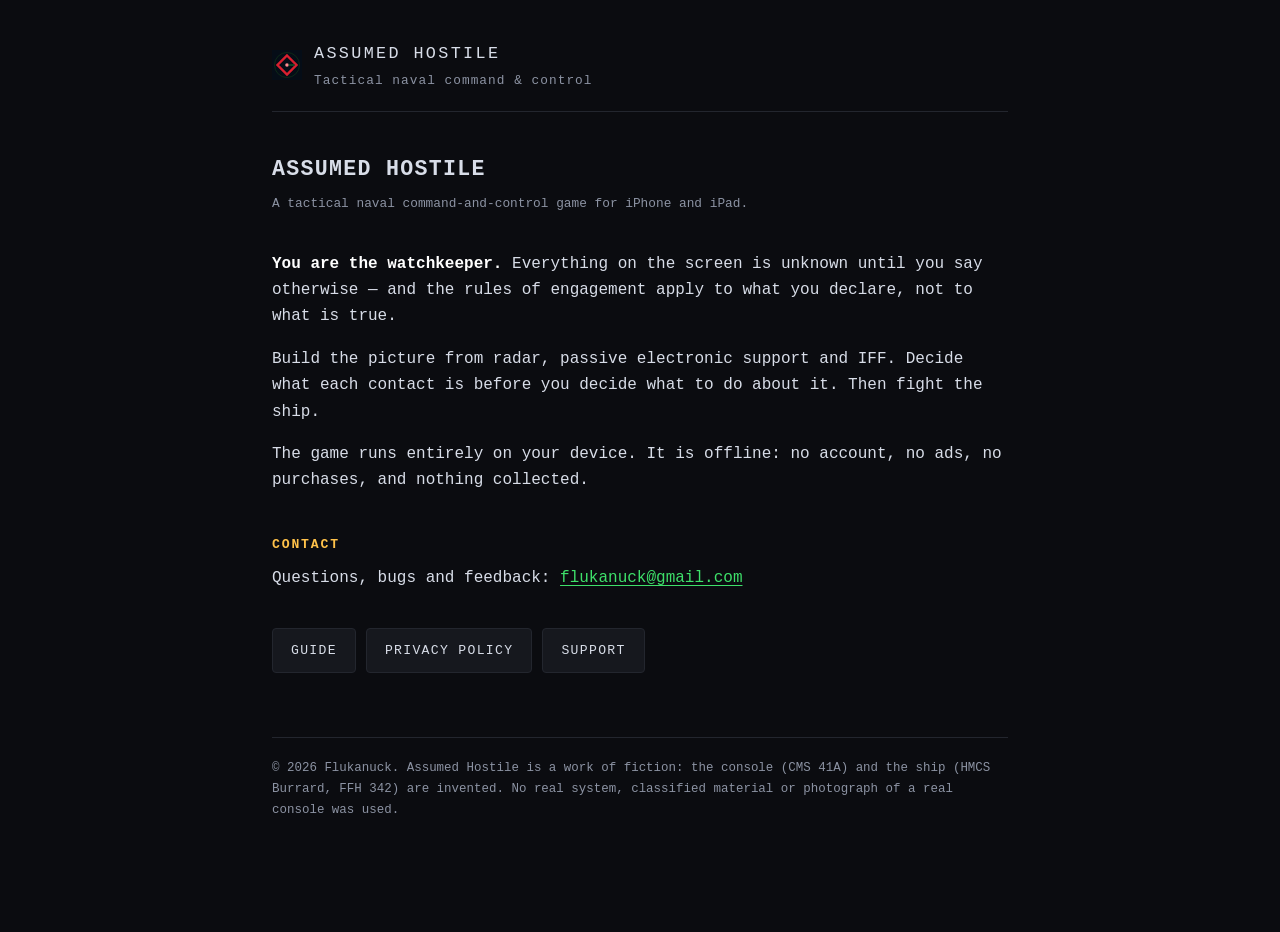
<file: index.html>
<!DOCTYPE html>
<html lang="en">
<head>
<meta charset="utf-8">
<meta name="viewport" content="width=device-width, initial-scale=1">
<title>Assumed Hostile</title>
<meta name="description" content="A tactical naval command-and-control game for iPhone and iPad.">
<meta name="color-scheme" content="dark">
<link rel="stylesheet" href="style.css">
</head>
<body>
  <div class="wrap">
    <header>
      <a class="mark" href="./">
        <svg width="30" height="30" viewBox="0 0 30 30" aria-hidden="true">
          <rect width="30" height="30" fill="#050d17"/>
          <circle cx="15" cy="15" r="12.5" fill="none" stroke="#0d2a18" stroke-width="1"/>
          <path d="M15 5.5 L24.5 15 L15 24.5 L5.5 15 Z" fill="none" stroke="#d8202f" stroke-width="2.4"/>
          <circle cx="15" cy="15" r="1.8" fill="#ff8a90"/>
          <rect x="16.5" y="14.3" width="6" height="1.4" fill="#145c2c"/>
        </svg>
        <span>
          <span class="title">Assumed Hostile</span>
          <span class="sub" style="display:block">Tactical naval command &amp; control</span>
        </span>
      </a>
    </header>
    <h1>Assumed Hostile</h1>
    <p class="asof">A tactical naval command-and-control game for iPhone and iPad.</p>

    <p><strong>You are the watchkeeper.</strong> Everything on the screen is unknown until you say
    otherwise &mdash; and the rules of engagement apply to what you declare, not to what is true.</p>

    <p>Build the picture from radar, passive electronic support and IFF. Decide what each contact is
    before you decide what to do about it. Then fight the ship.</p>

    <p>The game runs entirely on your device. It is offline: no account, no ads, no purchases, and
    nothing collected.</p>

    <h2>Contact</h2>
    <p>Questions, bugs and feedback: <span class="email" data-u="flukanuck" data-d="gmail.com">flukanuck [at] gmail [dot] com</span></p>
    <nav class="nav">
      <a href="guide/">Guide</a>
      <a href="privacy/">Privacy policy</a>
      <a href="support/">Support</a>
    </nav>
    <footer>
      <p>&copy; 2026 Flukanuck. Assumed Hostile is a work of fiction: the console (CMS&nbsp;41A) and
      the ship (HMCS Burrard, FFH&nbsp;342) are invented. No real system, classified material or
      photograph of a real console was used.</p>
    </footer>
  </div>
  <script src="contact.js"></script>
</body>
</html>
</file>
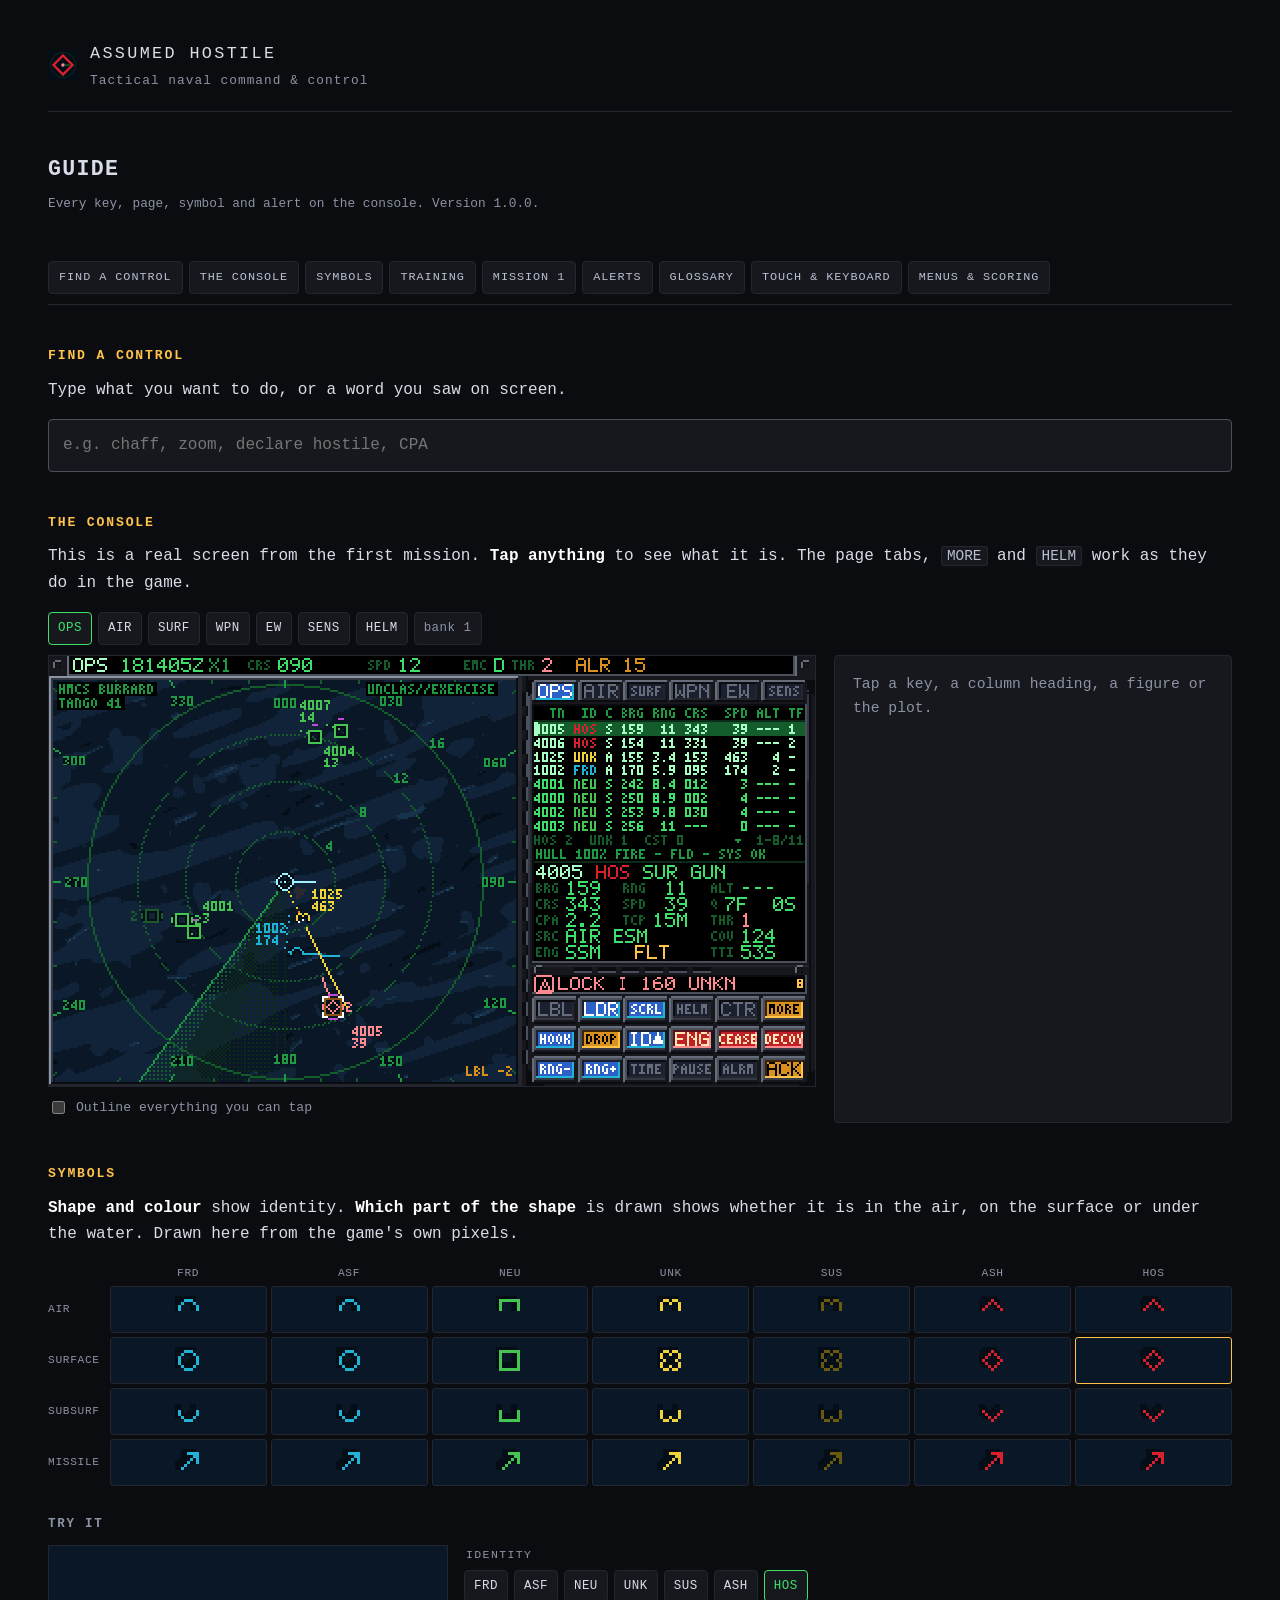
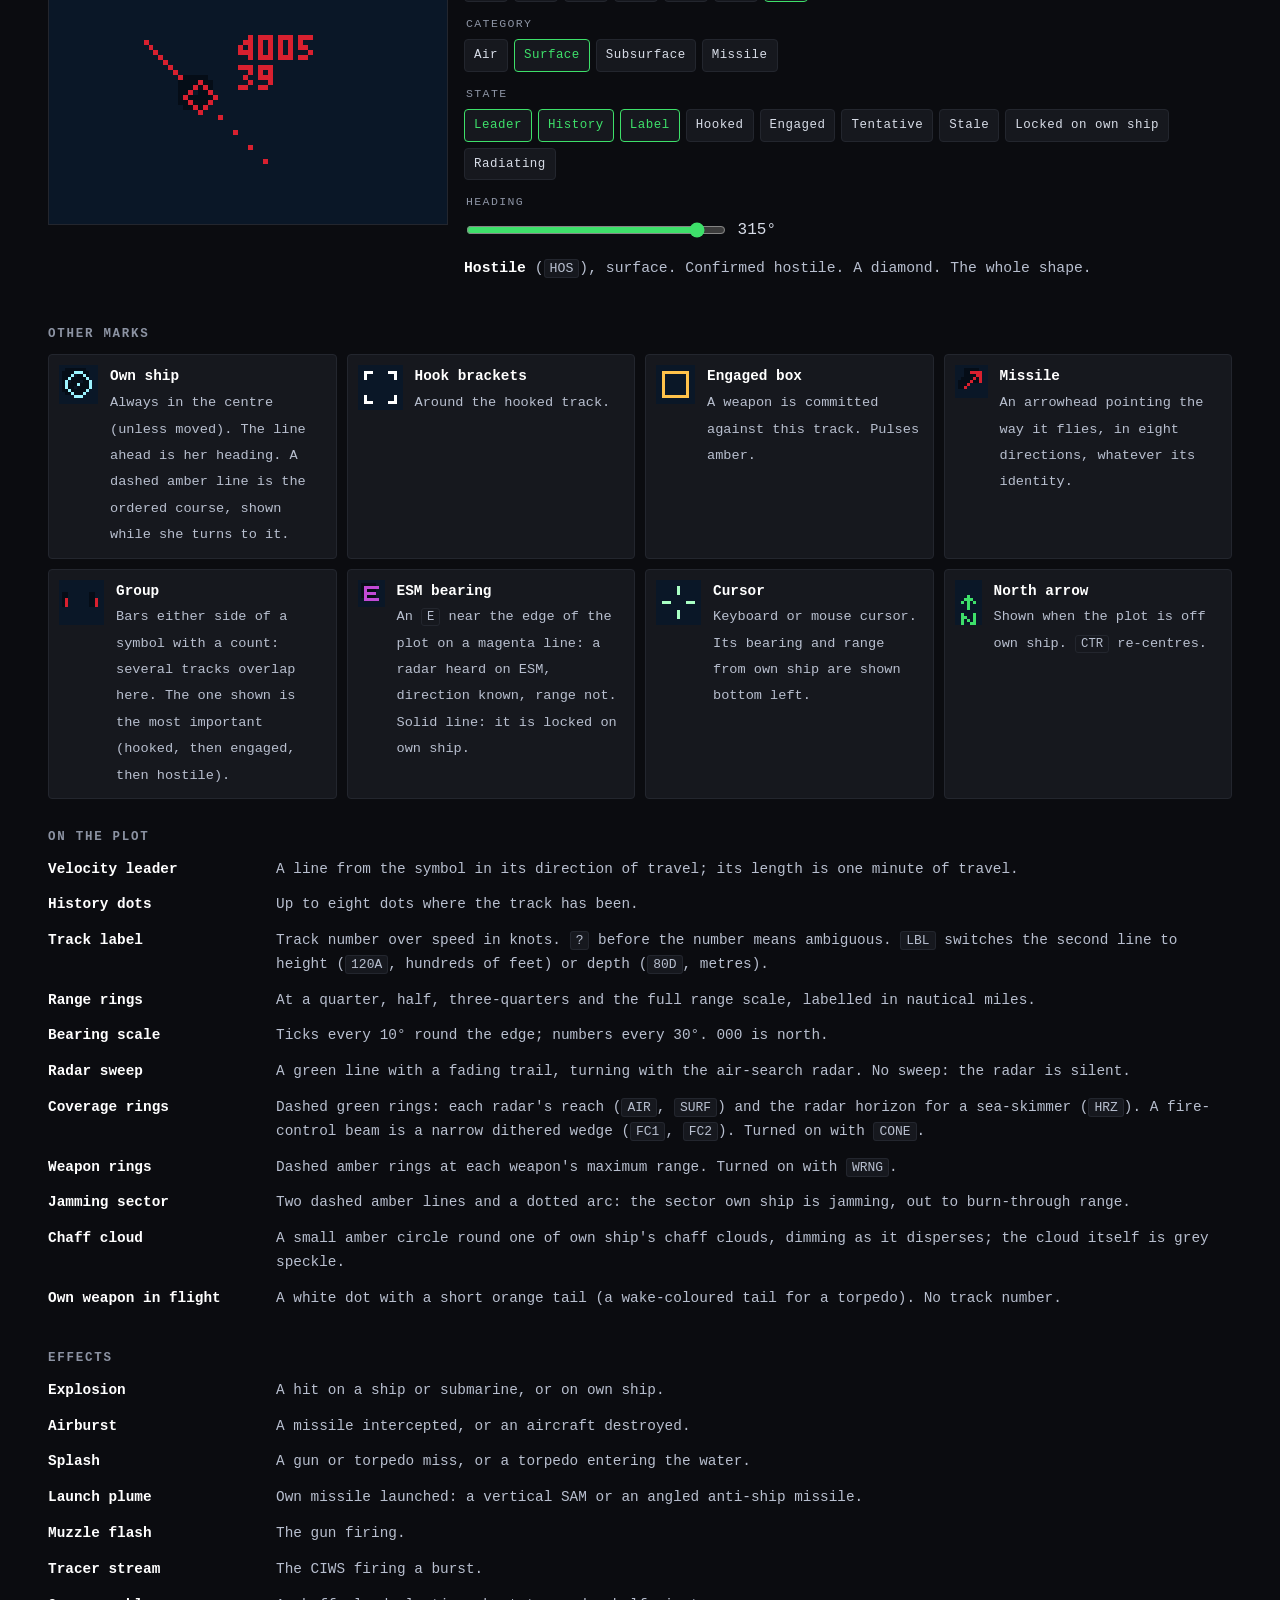
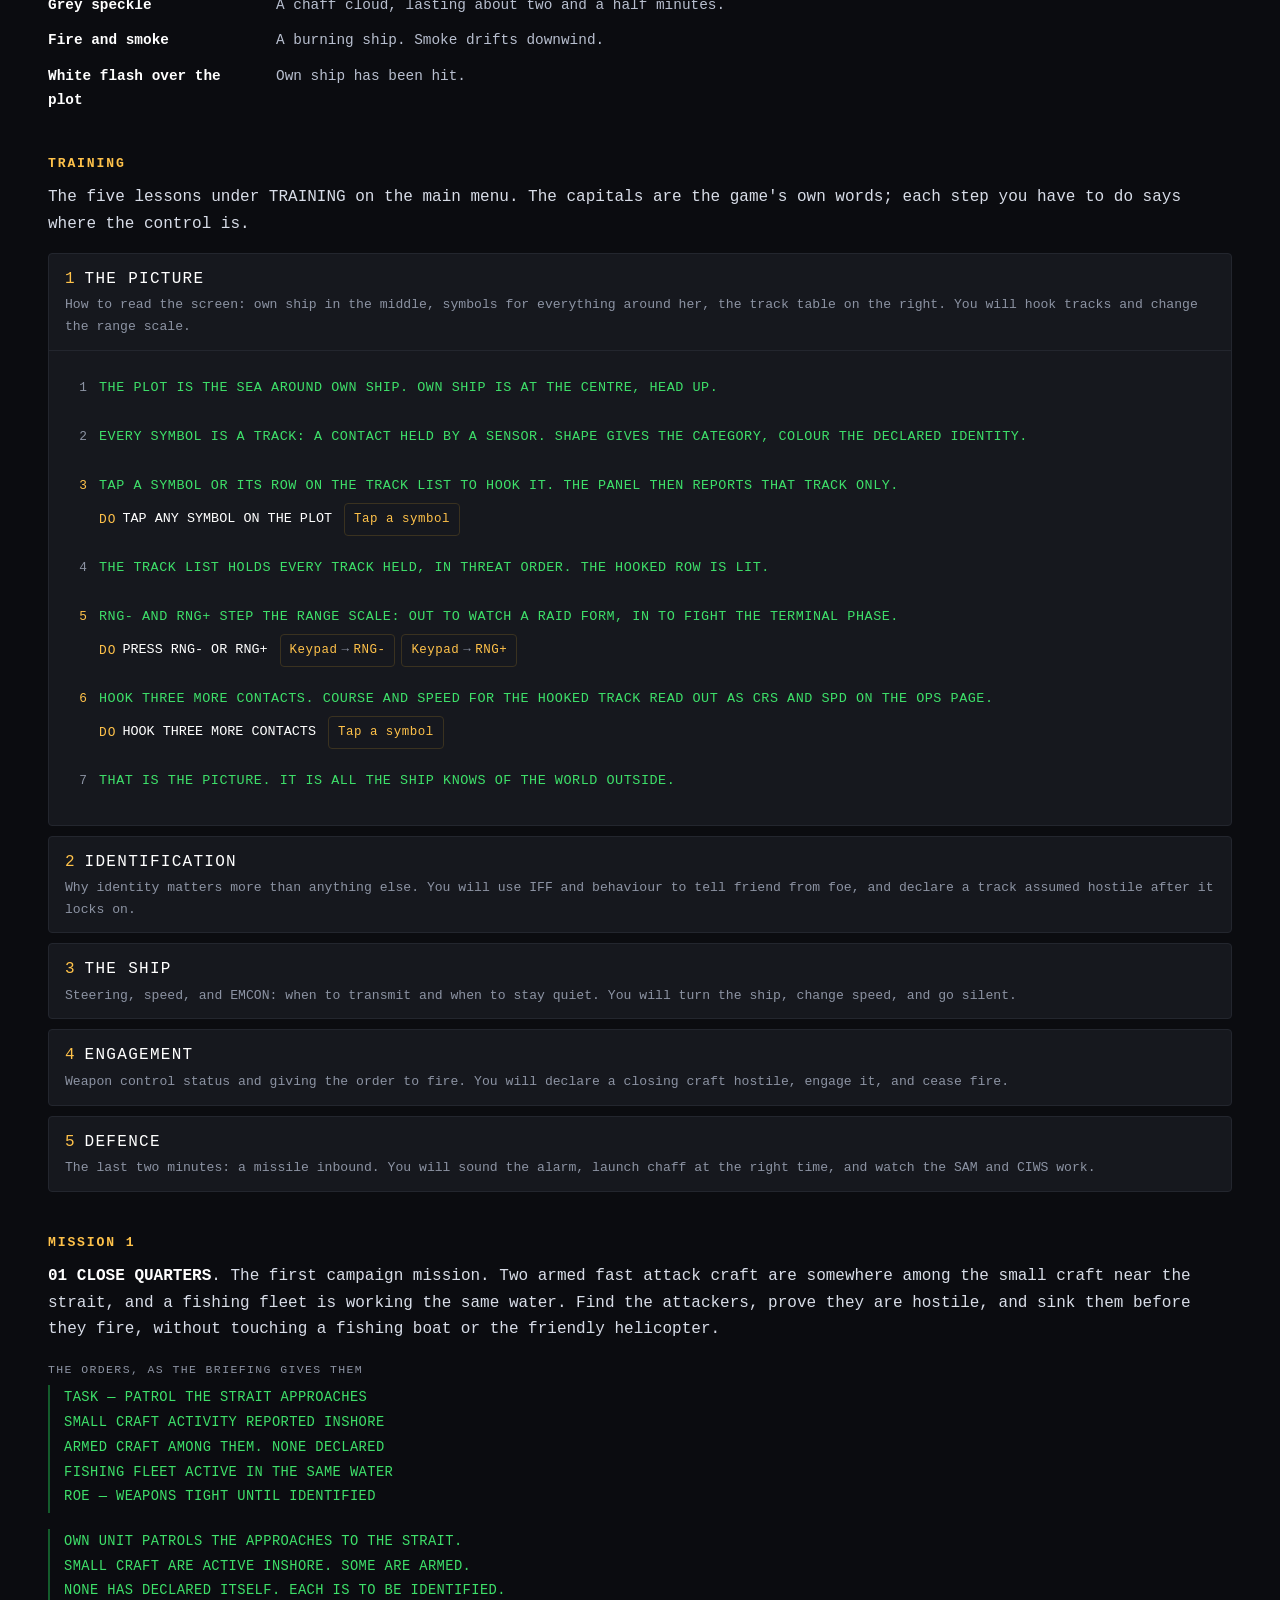
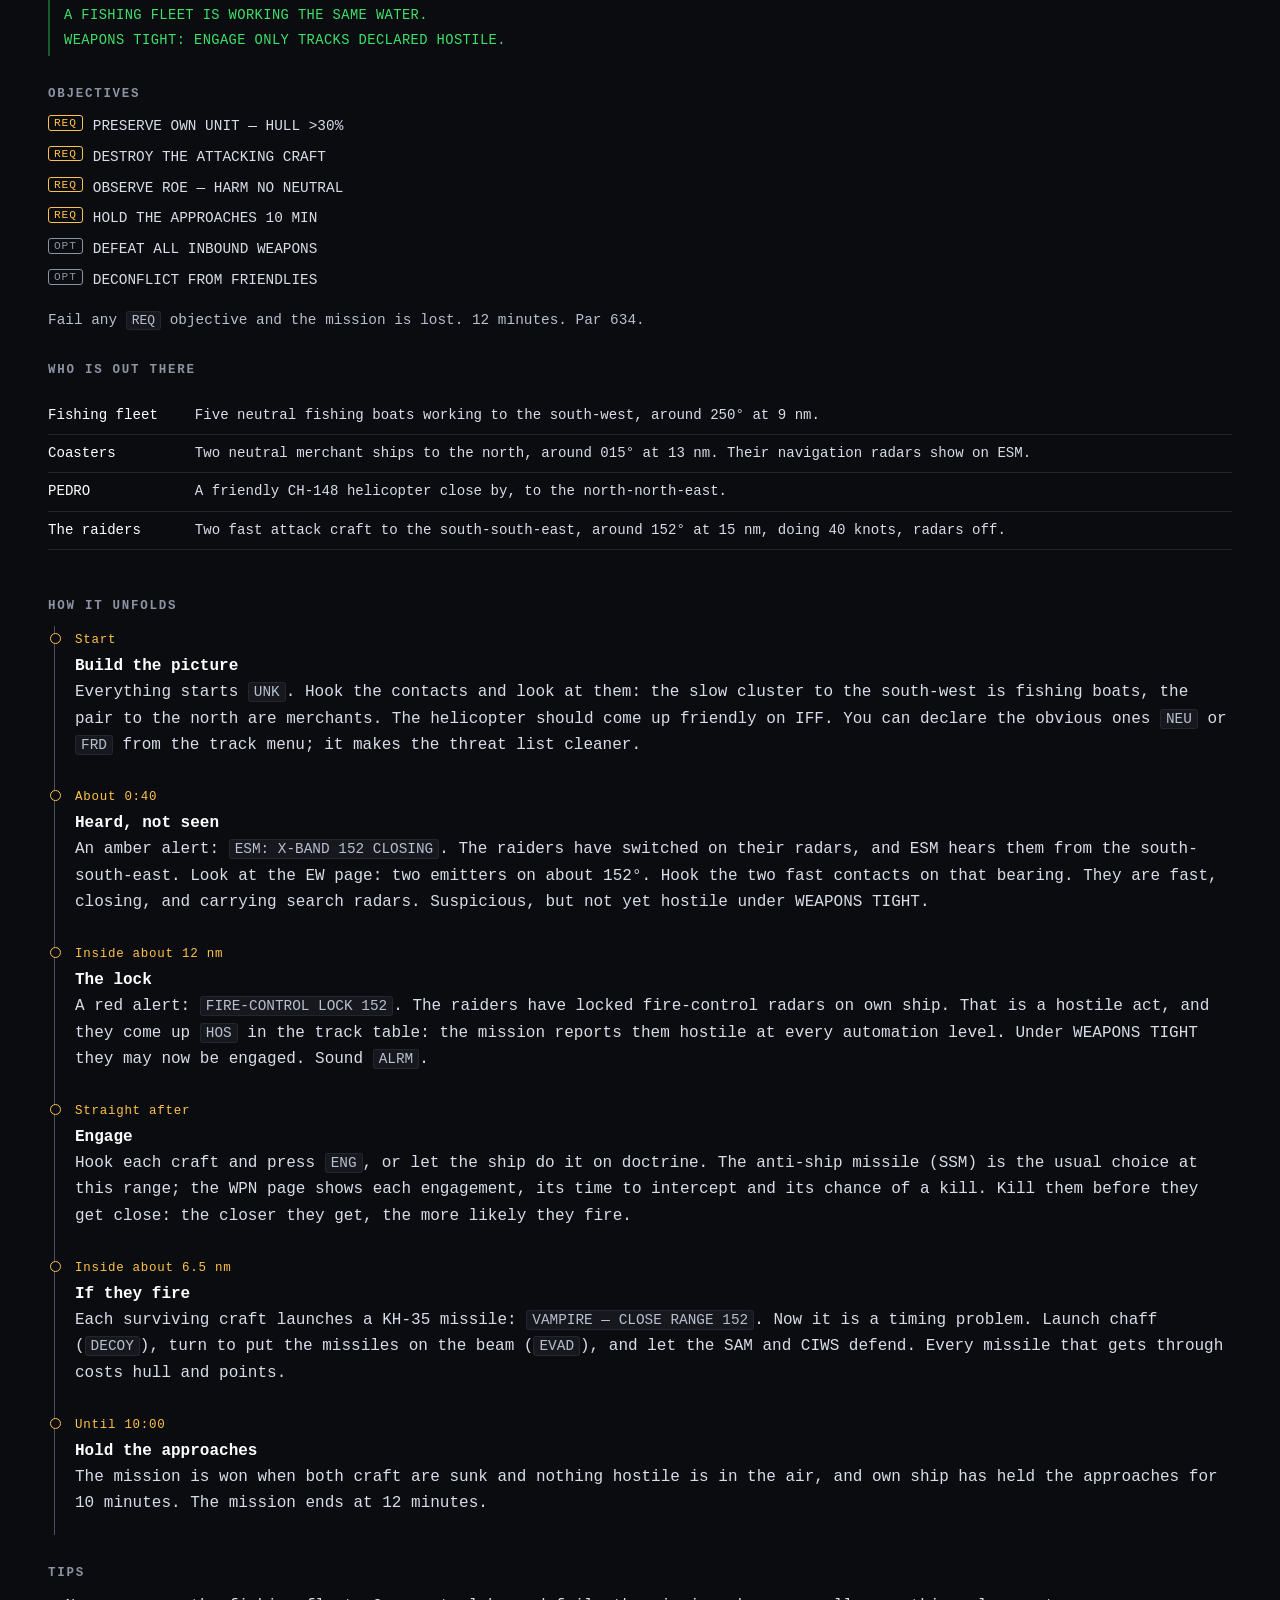
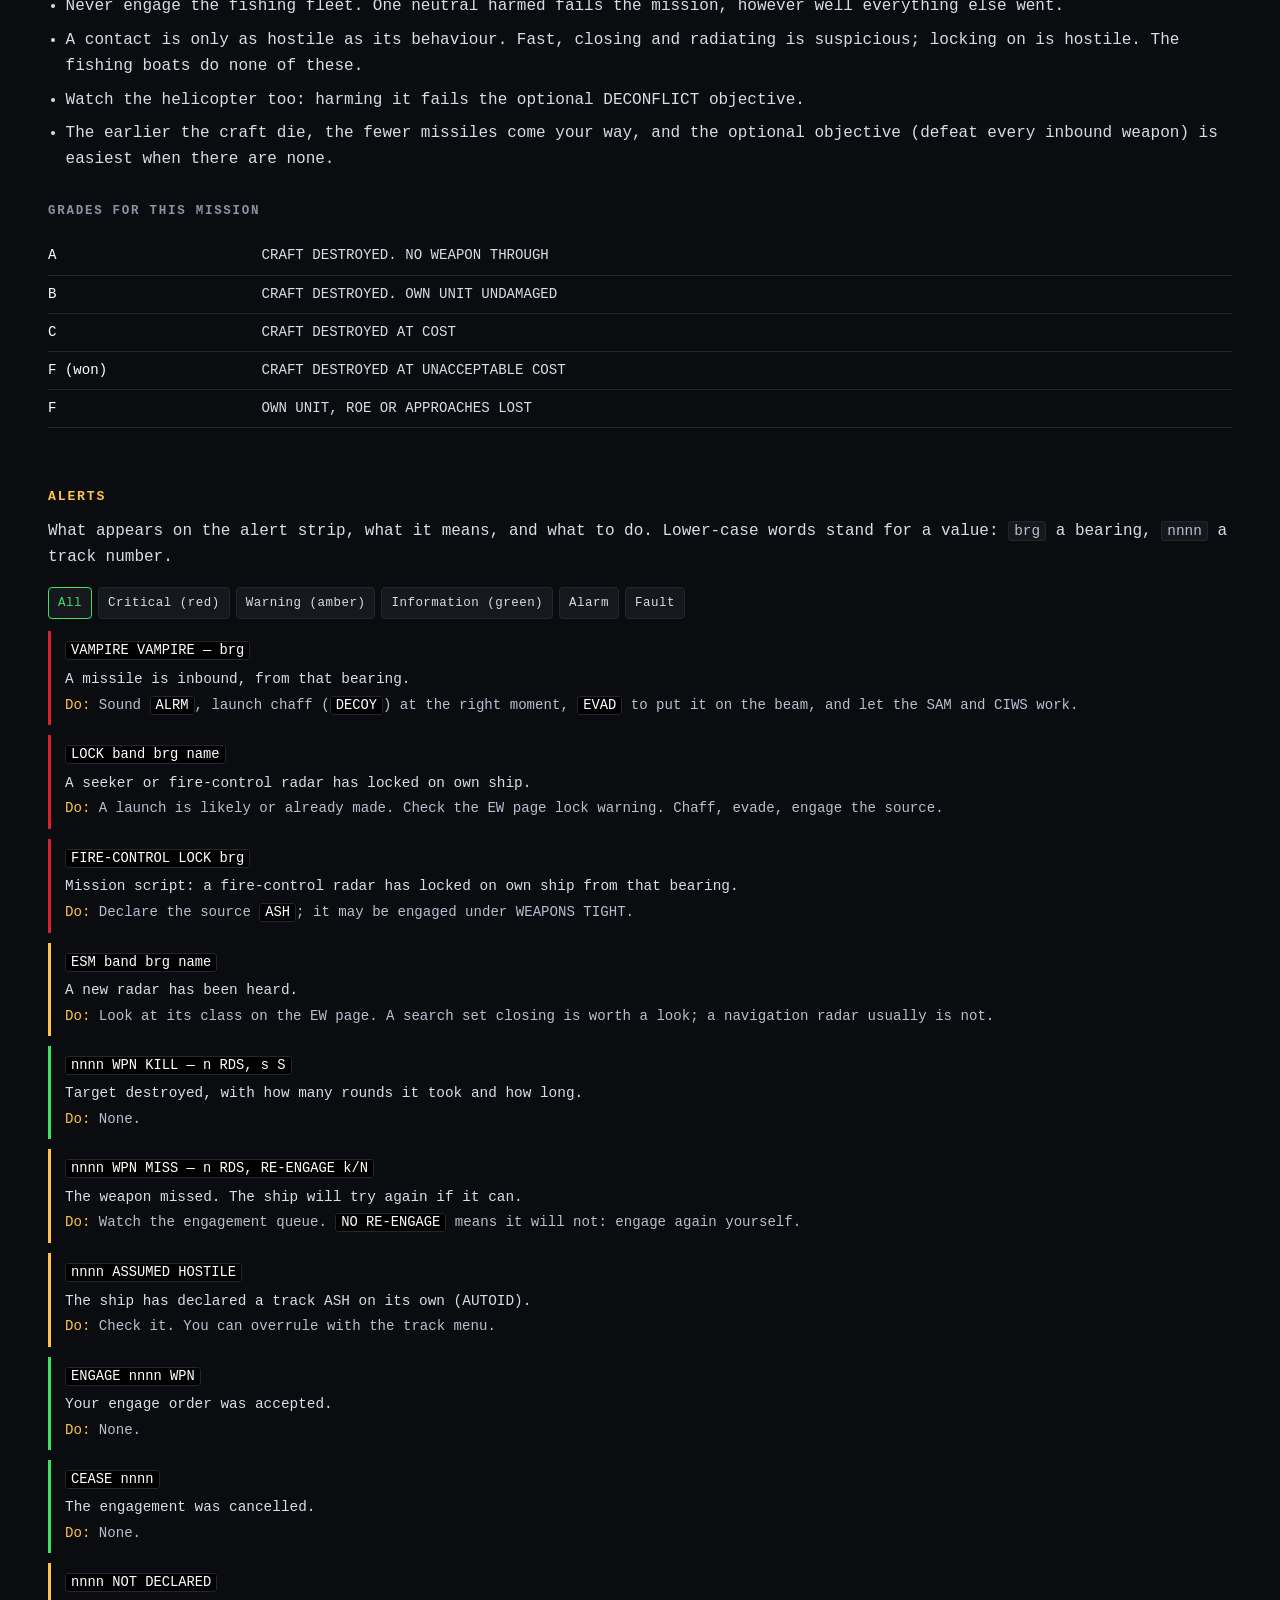
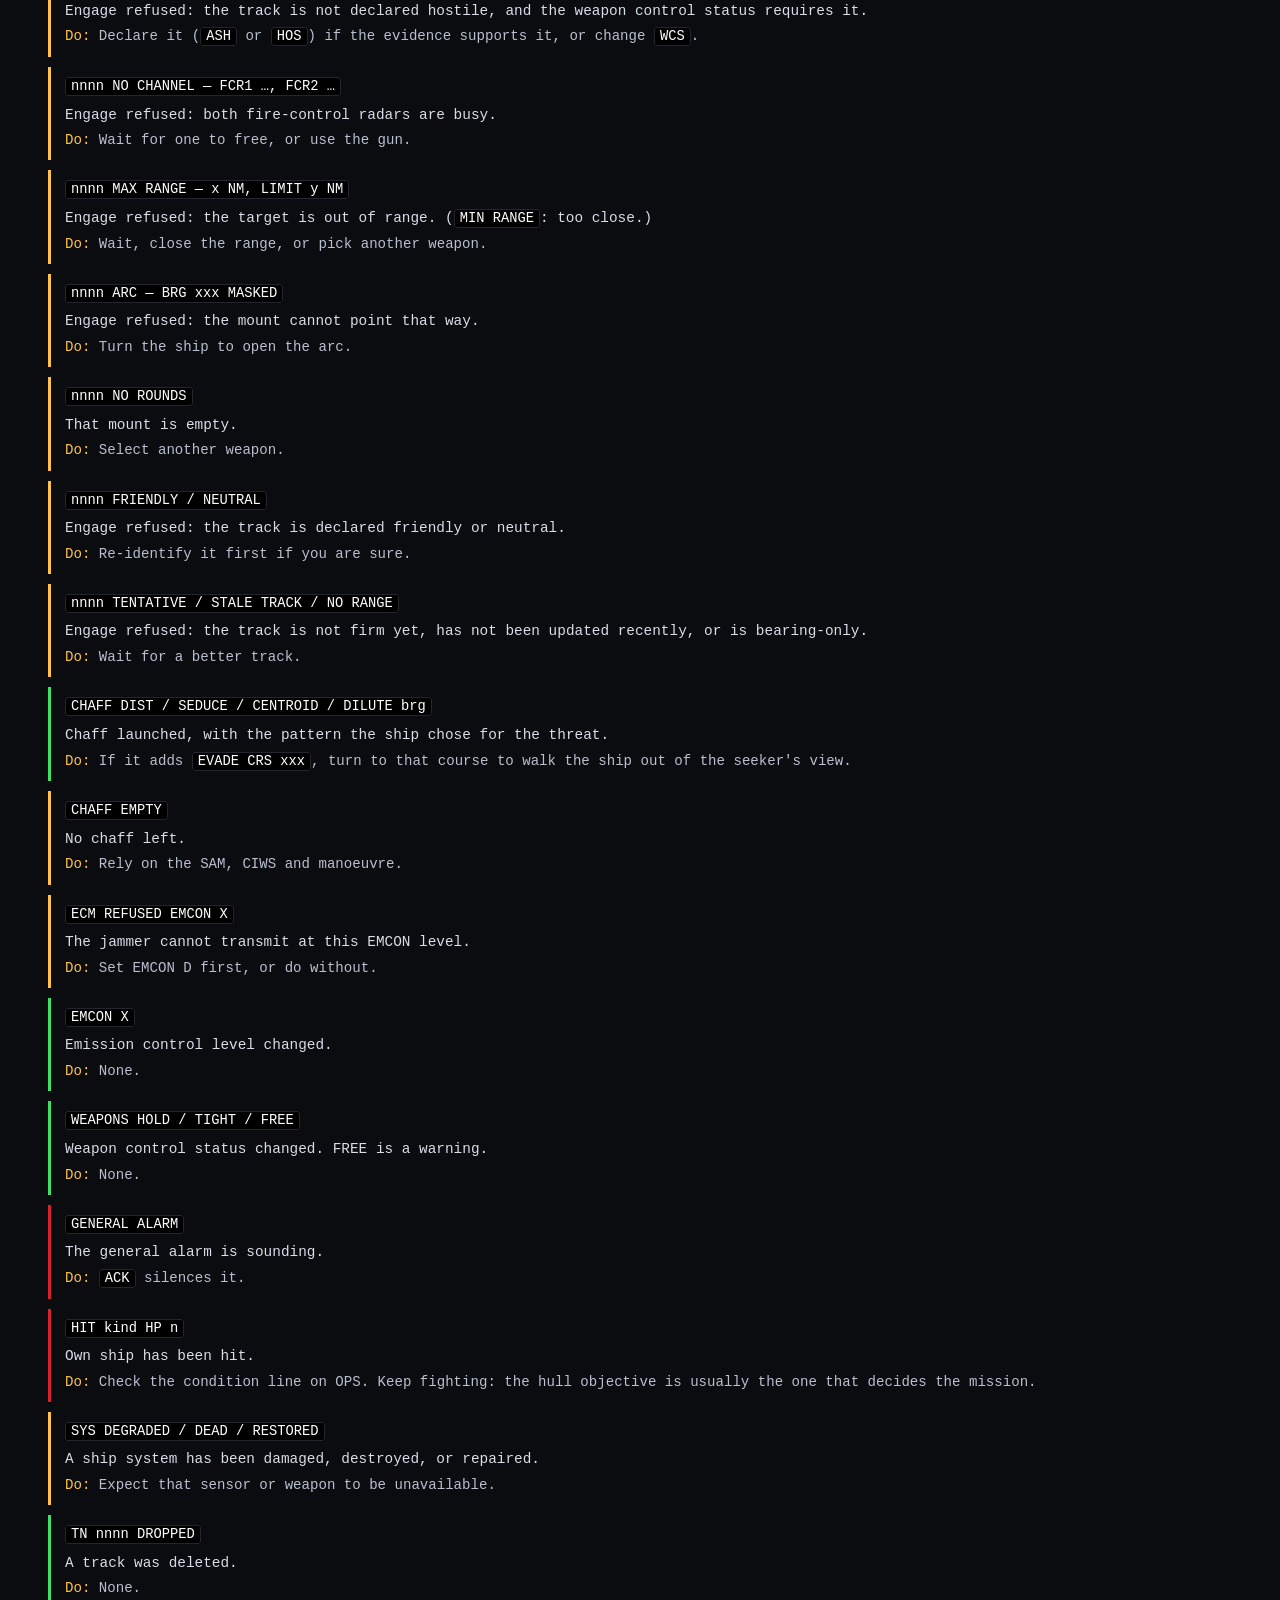
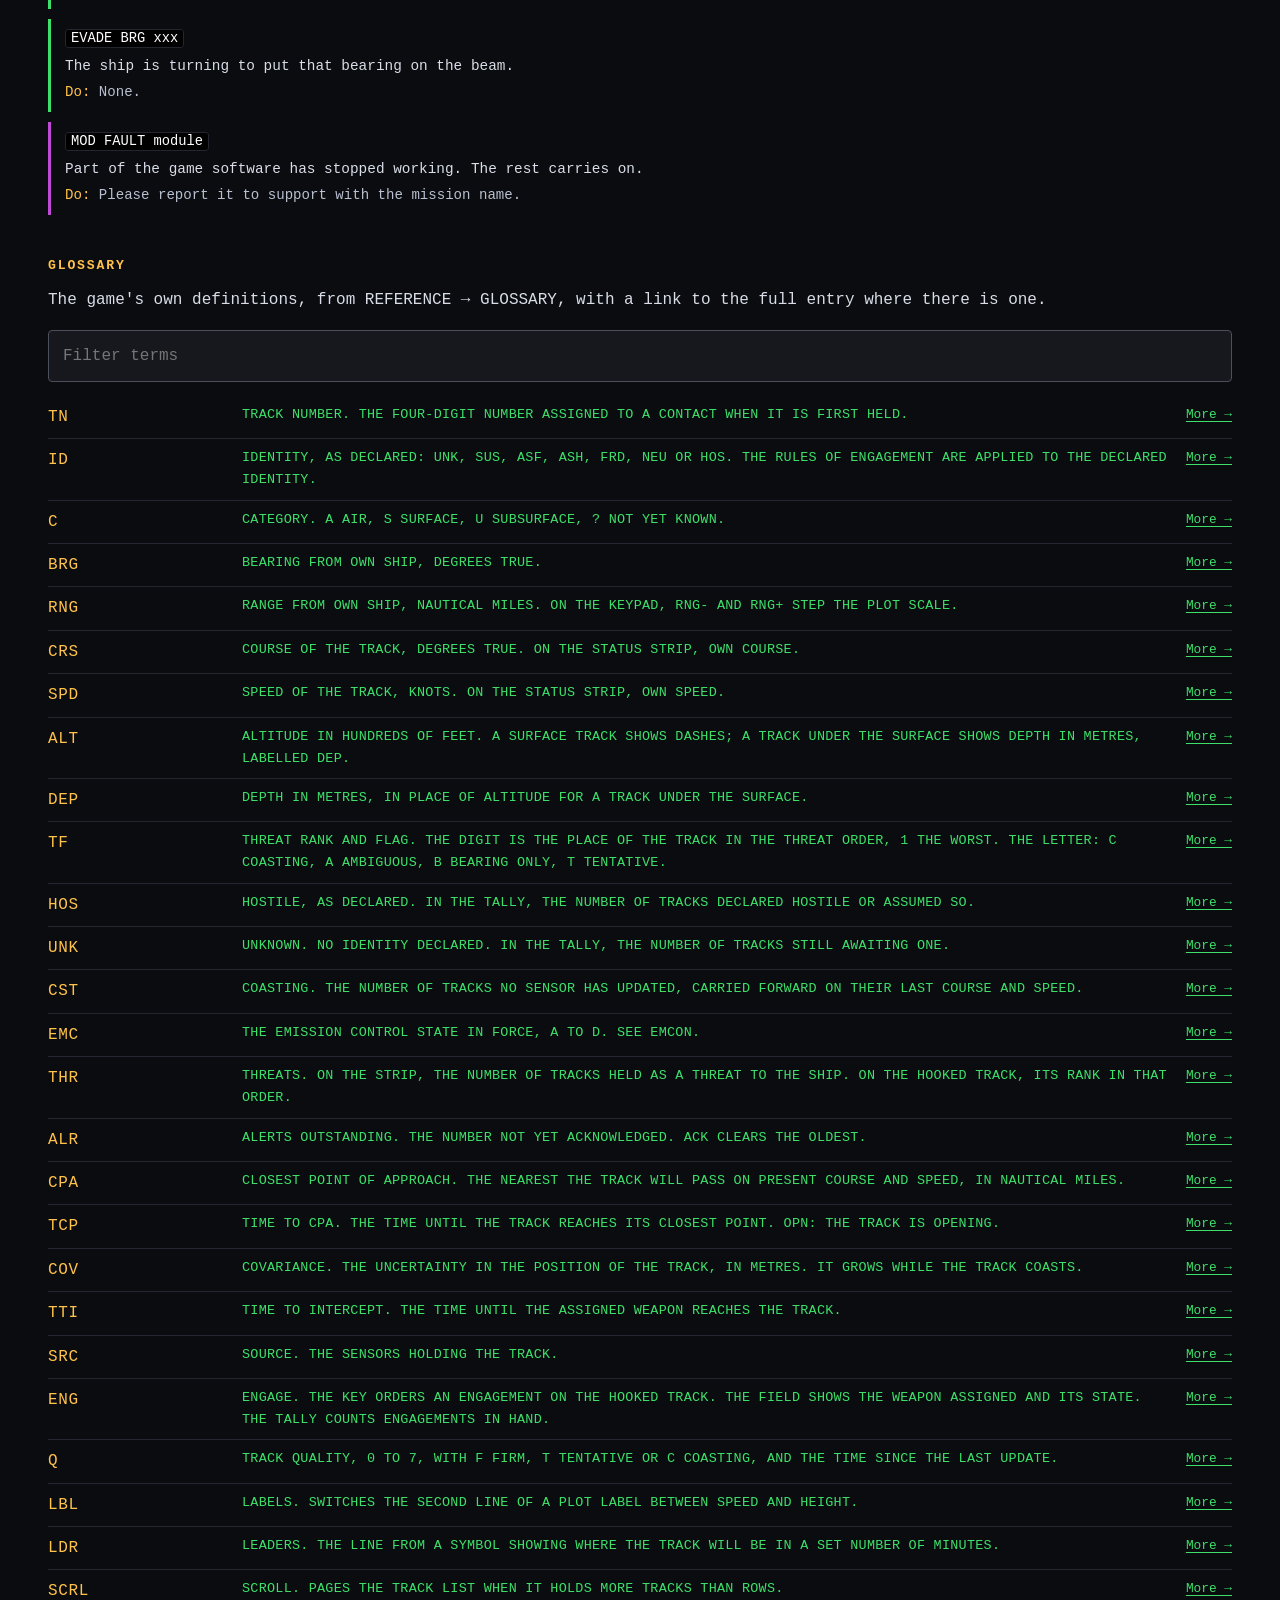
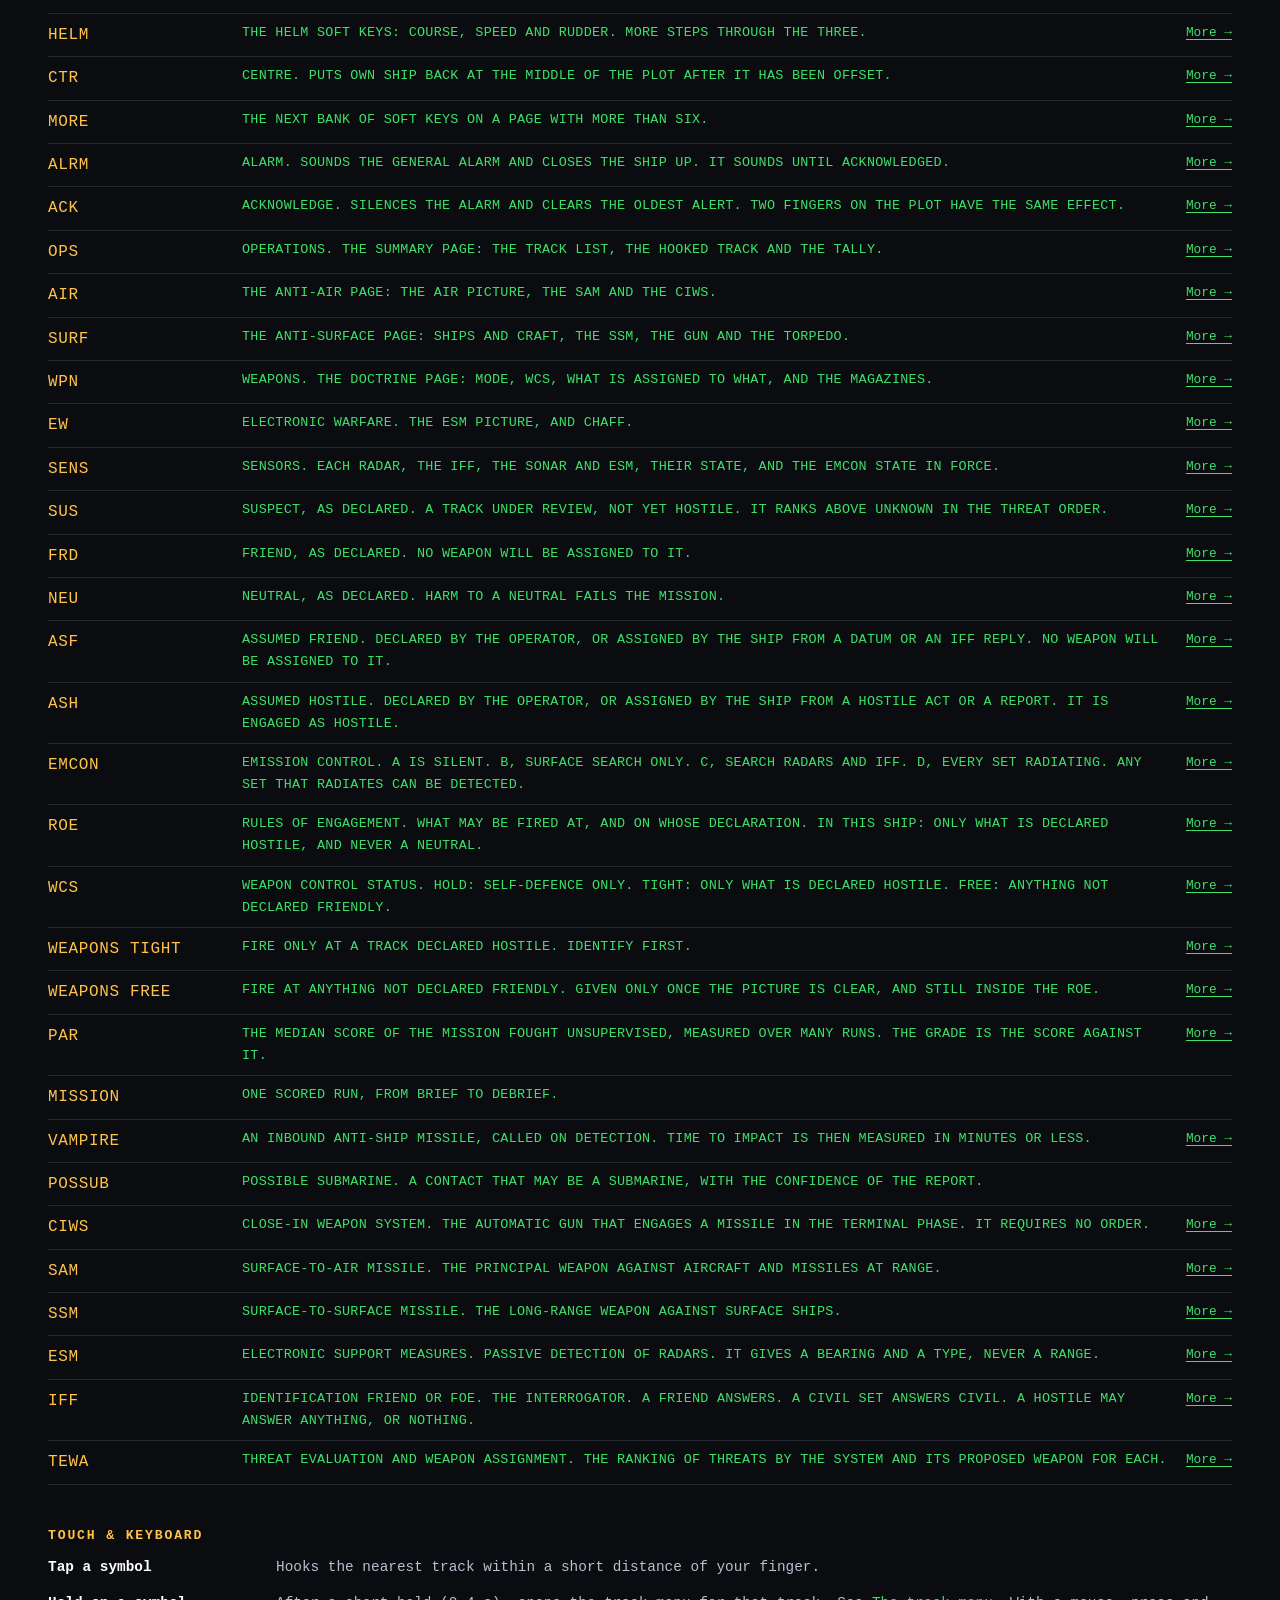
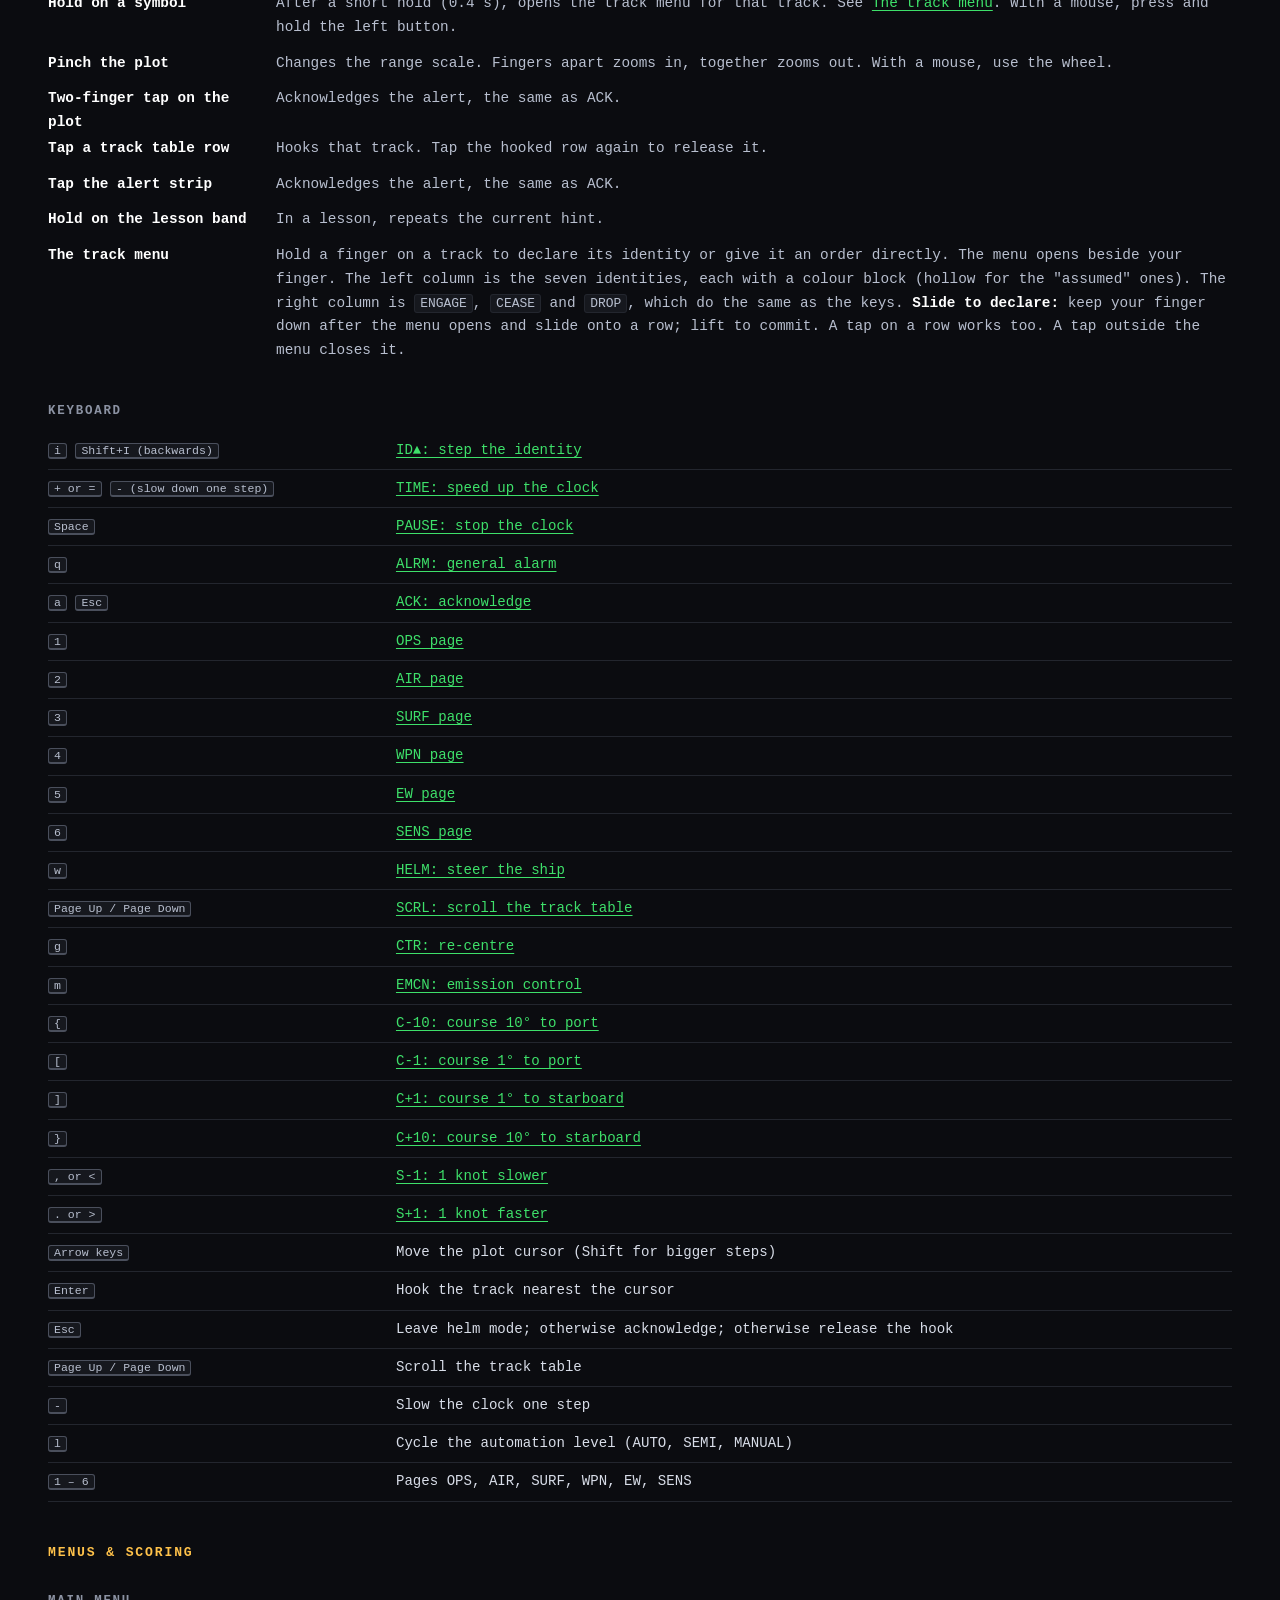
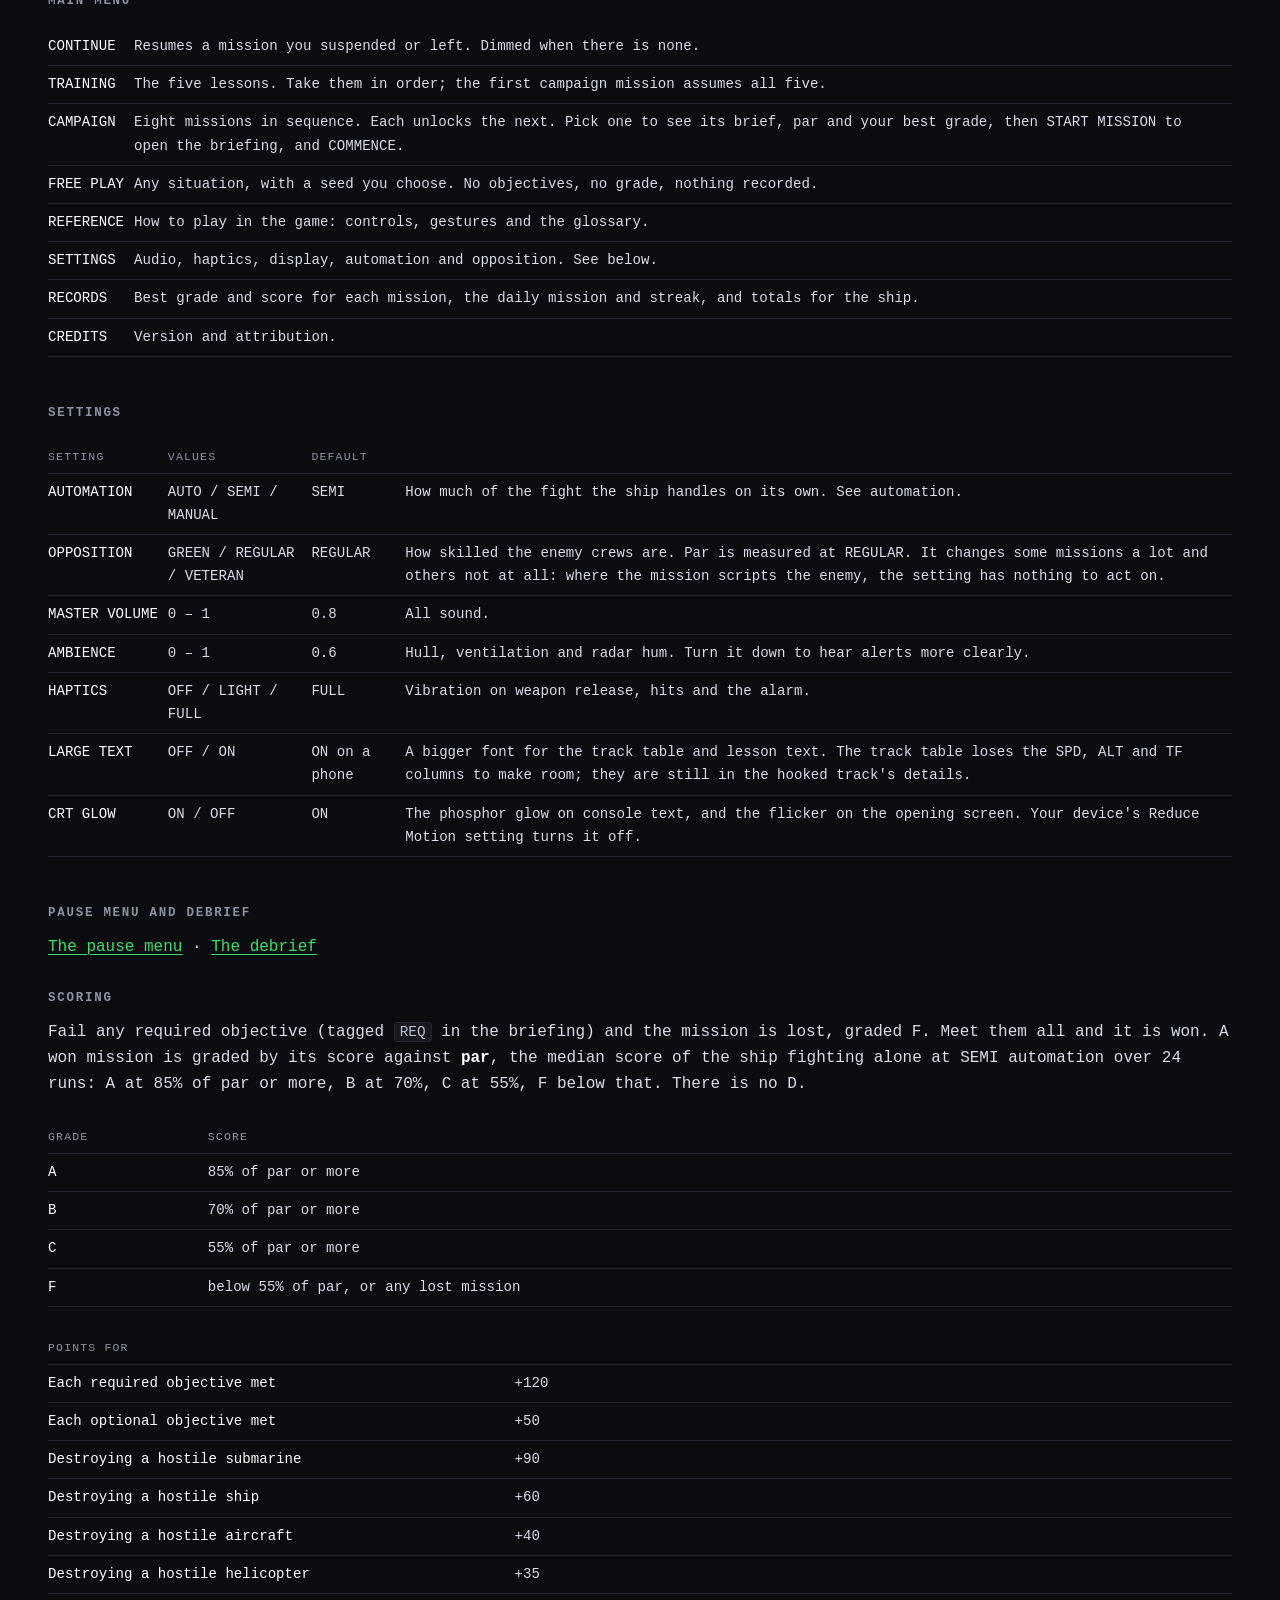
<file: guide/index.html>
<!DOCTYPE html>
<html lang="en">
<head>
<meta charset="utf-8">
<meta name="viewport" content="width=device-width, initial-scale=1">
<title>Guide — Assumed Hostile</title>
<meta name="description" content="The player's guide to Assumed Hostile: every key, page, symbol and alert on the console, the training lessons, and the first mission.">
<meta name="color-scheme" content="dark">
<link rel="stylesheet" href="../style.css">
<link rel="stylesheet" href="guide.css">
</head>
<body>
  <div class="wrap guide">
    <header>
      <a class="mark" href="../">
        <svg width="30" height="30" viewBox="0 0 30 30" aria-hidden="true">
          <rect width="30" height="30" fill="#050d17"/>
          <circle cx="15" cy="15" r="12.5" fill="none" stroke="#0d2a18" stroke-width="1"/>
          <path d="M15 5.5 L24.5 15 L15 24.5 L5.5 15 Z" fill="none" stroke="#d8202f" stroke-width="2.4"/>
          <circle cx="15" cy="15" r="1.8" fill="#ff8a90"/>
          <rect x="16.5" y="14.3" width="6" height="1.4" fill="#145c2c"/>
        </svg>
        <span>
          <span class="title">Assumed Hostile</span>
          <span class="sub" style="display:block">Tactical naval command &amp; control</span>
        </span>
      </a>
    </header>

    <h1>Guide</h1>
    <p class="asof" id="asof">Every key, page, symbol and alert on the console.</p>

    <nav class="toc" aria-label="Sections">
      <a href="#find">Find a control</a>
      <a href="#console">The console</a>
      <a href="#symbols">Symbols</a>
      <a href="#lessons">Training</a>
      <a href="#mission">Mission 1</a>
      <a href="#alerts">Alerts</a>
      <a href="#glossary">Glossary</a>
      <a href="#controls">Touch &amp; keyboard</a>
      <a href="#menus">Menus &amp; scoring</a>
    </nav>

    <!-- ============================================================ find -->
    <section id="find">
      <h2>Find a control</h2>
      <p>Type what you want to do, or a word you saw on screen.</p>
      <div class="search">
        <input id="q" type="search" autocomplete="off" spellcheck="false" placeholder="e.g. chaff, zoom, declare hostile, CPA" aria-label="Search the guide">
      </div>
      <ol id="results" class="results" aria-live="polite"></ol>
    </section>

    <!-- ============================================================ console -->
    <section id="console">
      <h2>The console</h2>
      <p>This is a real screen from the first mission. <strong>Tap anything</strong> to see what it is.
      The page tabs, <code>MORE</code> and <code>HELM</code> work as they do in the game.</p>
      <div class="pagebar" role="tablist" aria-label="Console page" id="pagebar"></div>
      <div class="explorer">
        <div class="screen-wrap">
          <div class="screen-scroll" id="scroller">
            <div class="screen" id="screen">
              <img id="shot" alt="" width="384" height="216">
              <div id="spots"></div>
            </div>
          </div>
          <p class="swipe">Swipe sideways to see the whole console.</p>
          <label class="toggle"><input type="checkbox" id="showall"> Outline everything you can tap</label>
        </div>
        <aside class="detail" id="detail" aria-live="polite">
          <p class="hint">Tap a key, a column heading, a figure or the plot.</p>
        </aside>
      </div>
    </section>

    <!-- ============================================================ symbols -->
    <section id="symbols">
      <h2>Symbols</h2>
      <p><strong>Shape and colour</strong> show identity. <strong>Which part of the shape</strong> is
      drawn shows whether it is in the air, on the surface or under the water. Drawn here from the game's own pixels.</p>
      <div class="symgrid" id="symgrid"></div>

      <h3>Try it</h3>
      <div class="lab">
        <canvas id="lab" width="80" height="56" aria-label="Symbol preview"></canvas>
        <div class="labctl">
          <fieldset><legend>Identity</legend><div id="lab-idn" class="chips"></div></fieldset>
          <fieldset><legend>Category</legend><div id="lab-cat" class="chips"></div></fieldset>
          <fieldset><legend>State</legend><div id="lab-state" class="chips"></div></fieldset>
          <fieldset><legend>Heading</legend><input type="range" id="lab-hdg" min="0" max="345" step="15" value="315"> <span id="lab-hdg-v"></span></fieldset>
          <p id="lab-say" class="labsay"></p>
        </div>
      </div>

      <h3>Other marks</h3>
      <div class="marks" id="marks"></div>
      <h3>On the plot</h3>
      <dl class="defs" id="elements"></dl>
      <h3>Effects</h3>
      <dl class="defs" id="effects"></dl>
    </section>

    <!-- ============================================================ lessons -->
    <section id="lessons">
      <h2>Training</h2>
      <p>The five lessons under TRAINING on the main menu. The capitals are the game's own words;
      each step you have to do says where the control is.</p>
      <div id="lessonlist"></div>
    </section>

    <!-- ============================================================ mission -->
    <section id="mission">
      <h2>Mission 1</h2>
      <div id="missionbody"></div>
    </section>

    <!-- ============================================================ alerts -->
    <section id="alerts">
      <h2>Alerts</h2>
      <p>What appears on the alert strip, what it means, and what to do. Lower-case words stand for a
      value: <code>brg</code> a bearing, <code>nnnn</code> a track number.</p>
      <div class="chips" id="alertfilter" role="group" aria-label="Filter by level"></div>
      <div id="alertlist" class="alertlist"></div>
    </section>

    <!-- ============================================================ glossary -->
    <section id="glossary">
      <h2>Glossary</h2>
      <p>The game's own definitions, from REFERENCE → GLOSSARY, with a link to the full entry where there is one.</p>
      <input id="gq" type="search" class="gsearch" placeholder="Filter terms" aria-label="Filter the glossary">
      <dl class="gloss" id="glosslist"></dl>
    </section>

    <!-- ============================================================ controls -->
    <section id="controls">
      <h2>Touch &amp; keyboard</h2>
      <div id="gestures"></div>
      <h3>Keyboard</h3>
      <table class="kbd"><tbody id="kbdlist"></tbody></table>
    </section>

    <!-- ============================================================ menus -->
    <section id="menus">
      <h2>Menus &amp; scoring</h2>
      <div id="menubody"></div>
    </section>

    <nav class="nav">
      <a href="../">Home</a>
      <a href="../support/">Support</a>
      <a href="../privacy/">Privacy policy</a>
    </nav>
    <footer>
      <p id="built"></p>
      <p>&copy; 2026 Flukanuck. Assumed Hostile is a work of fiction: the console (CMS&nbsp;41A) and
      the ship (HMCS Burrard, FFH&nbsp;342) are invented. No real system, classified material or
      photograph of a real console was used.</p>
    </footer>
  </div>
  <script src="../contact.js"></script>
  <script src="data.js"></script>
  <script src="guide.js"></script>
</body>
</html>
</file>
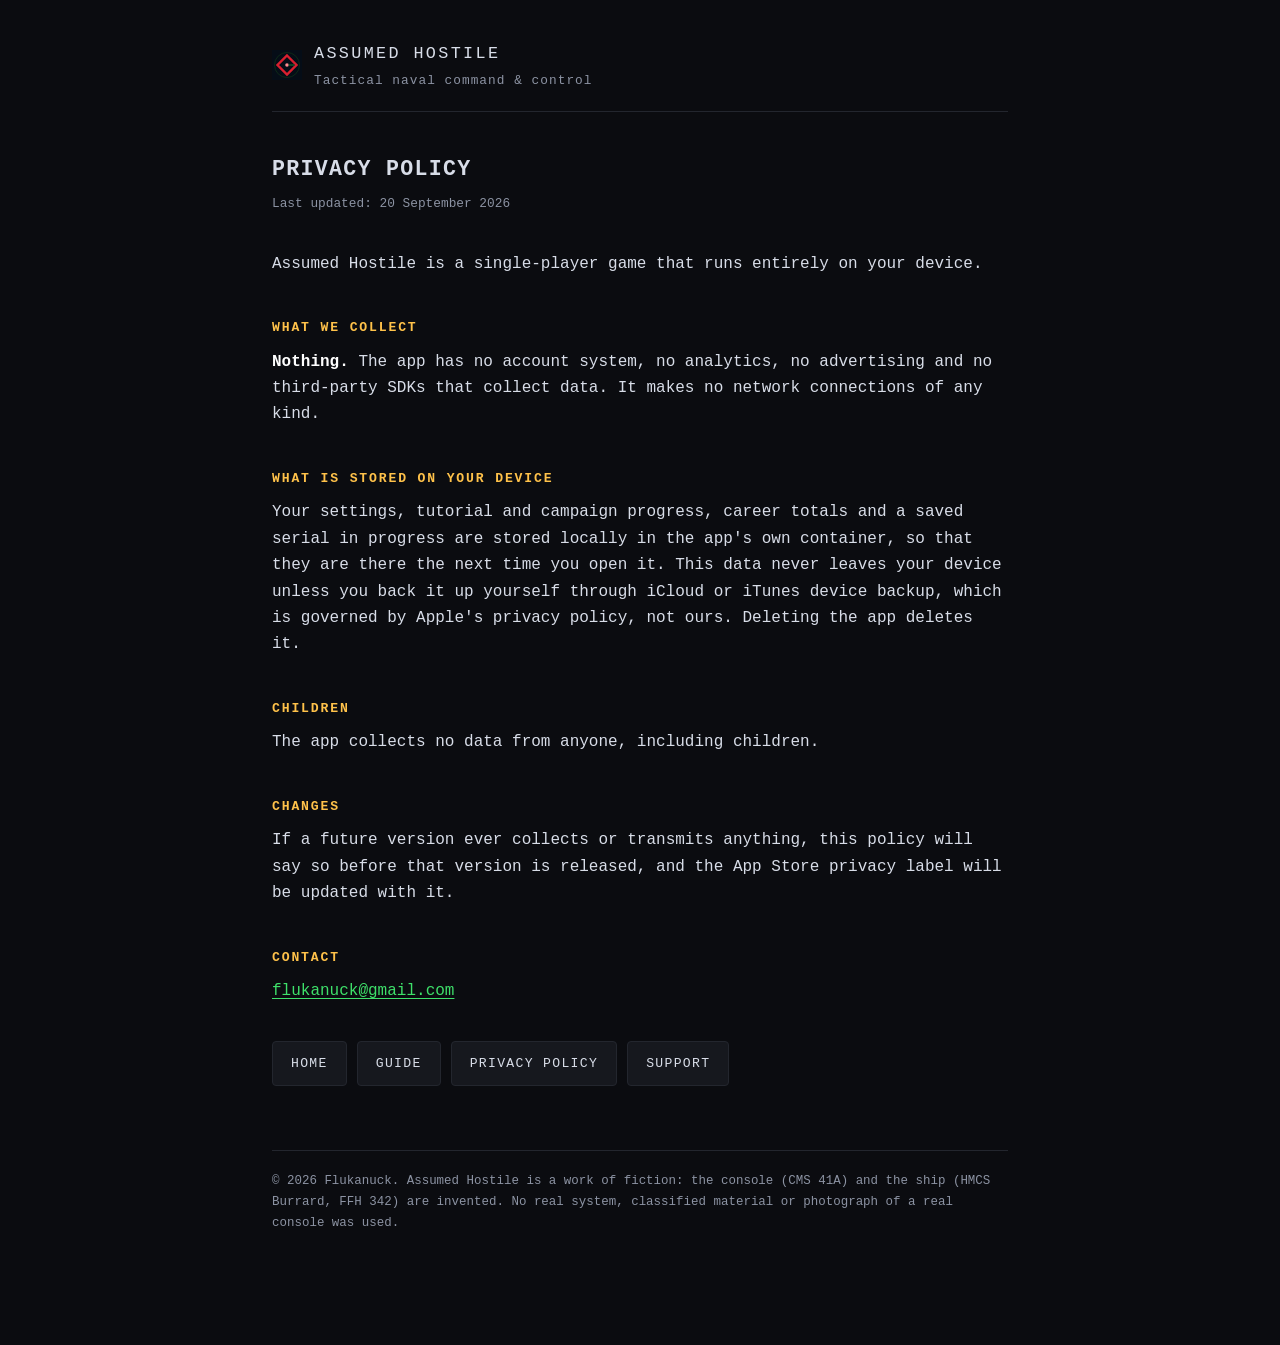
<file: privacy/index.html>
<!DOCTYPE html>
<html lang="en">
<head>
<meta charset="utf-8">
<meta name="viewport" content="width=device-width, initial-scale=1">
<title>Privacy policy — Assumed Hostile</title>
<meta name="description" content="Assumed Hostile collects no data. It runs entirely on your device.">
<meta name="color-scheme" content="dark">
<link rel="stylesheet" href="../style.css">
</head>
<body>
  <div class="wrap">
    <header>
      <a class="mark" href="../">
        <svg width="30" height="30" viewBox="0 0 30 30" aria-hidden="true">
          <rect width="30" height="30" fill="#050d17"/>
          <circle cx="15" cy="15" r="12.5" fill="none" stroke="#0d2a18" stroke-width="1"/>
          <path d="M15 5.5 L24.5 15 L15 24.5 L5.5 15 Z" fill="none" stroke="#d8202f" stroke-width="2.4"/>
          <circle cx="15" cy="15" r="1.8" fill="#ff8a90"/>
          <rect x="16.5" y="14.3" width="6" height="1.4" fill="#145c2c"/>
        </svg>
        <span>
          <span class="title">Assumed Hostile</span>
          <span class="sub" style="display:block">Tactical naval command &amp; control</span>
        </span>
      </a>
    </header>
    <h1>Privacy policy</h1>
    <p class="asof">Last updated: 20 September 2026</p>

    <p>Assumed Hostile is a single-player game that runs entirely on your device.</p>

    <h2>What we collect</h2>
    <p><strong>Nothing.</strong> The app has no account system, no analytics, no advertising and no
    third-party SDKs that collect data. It makes no network connections of any kind.</p>

    <h2>What is stored on your device</h2>
    <p>Your settings, tutorial and campaign progress, career totals and a saved serial in progress
    are stored locally in the app's own container, so that they are there the next time you open it.
    This data never leaves your device unless you back it up yourself through iCloud or iTunes device
    backup, which is governed by Apple's privacy policy, not ours. Deleting the app deletes it.</p>

    <h2>Children</h2>
    <p>The app collects no data from anyone, including children.</p>

    <h2>Changes</h2>
    <p>If a future version ever collects or transmits anything, this policy will say so before that
    version is released, and the App Store privacy label will be updated with it.</p>

    <h2>Contact</h2>
    <p><span class="email" data-u="flukanuck" data-d="gmail.com">flukanuck [at] gmail [dot] com</span></p>
    <nav class="nav">
      <a href="../">Home</a>
      <a href="../guide/">Guide</a>
      <a href="../privacy/">Privacy policy</a>
      <a href="../support/">Support</a>
    </nav>
    <footer>
      <p>&copy; 2026 Flukanuck. Assumed Hostile is a work of fiction: the console (CMS&nbsp;41A) and
      the ship (HMCS Burrard, FFH&nbsp;342) are invented. No real system, classified material or
      photograph of a real console was used.</p>
    </footer>
  </div>
  <script src="../contact.js"></script>
</body>
</html>
</file>
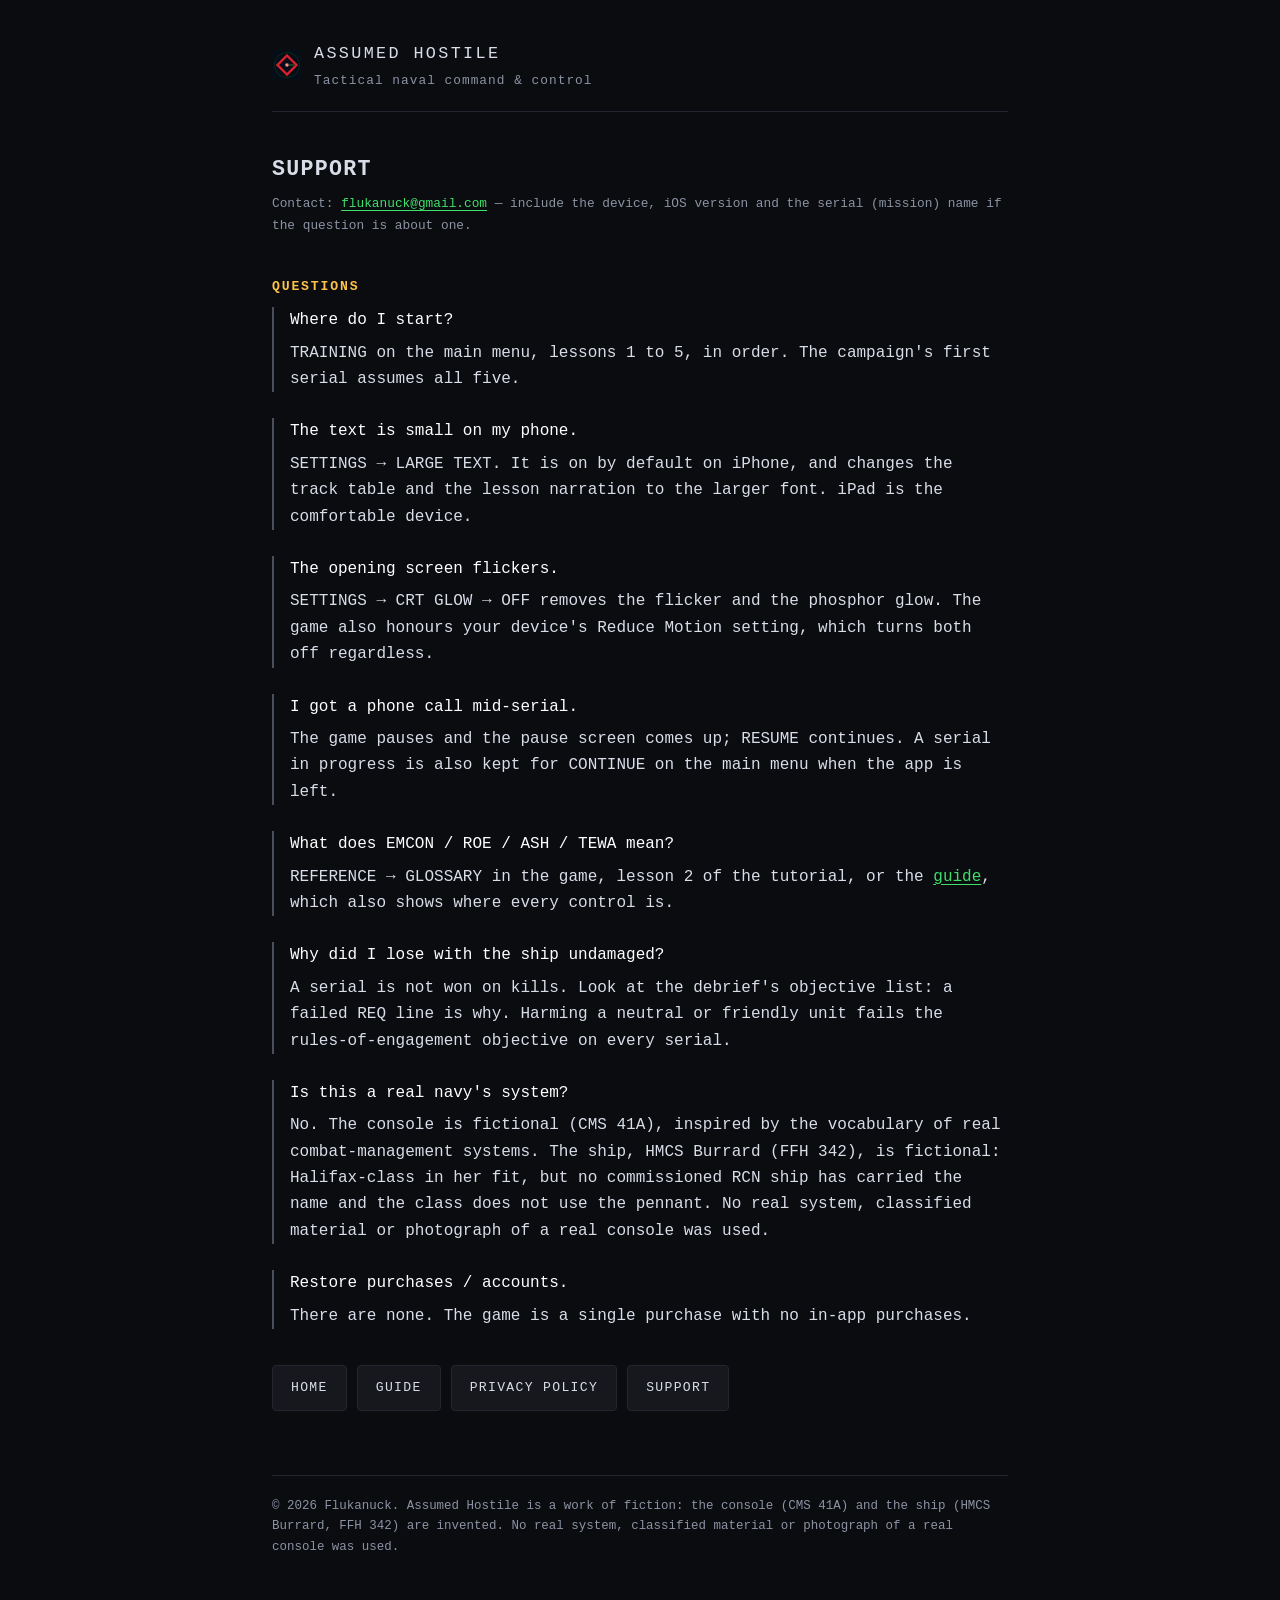
<file: support/index.html>
<!DOCTYPE html>
<html lang="en">
<head>
<meta charset="utf-8">
<meta name="viewport" content="width=device-width, initial-scale=1">
<title>Support — Assumed Hostile</title>
<meta name="description" content="Support and common questions for Assumed Hostile.">
<meta name="color-scheme" content="dark">
<link rel="stylesheet" href="../style.css">
</head>
<body>
  <div class="wrap">
    <header>
      <a class="mark" href="../">
        <svg width="30" height="30" viewBox="0 0 30 30" aria-hidden="true">
          <rect width="30" height="30" fill="#050d17"/>
          <circle cx="15" cy="15" r="12.5" fill="none" stroke="#0d2a18" stroke-width="1"/>
          <path d="M15 5.5 L24.5 15 L15 24.5 L5.5 15 Z" fill="none" stroke="#d8202f" stroke-width="2.4"/>
          <circle cx="15" cy="15" r="1.8" fill="#ff8a90"/>
          <rect x="16.5" y="14.3" width="6" height="1.4" fill="#145c2c"/>
        </svg>
        <span>
          <span class="title">Assumed Hostile</span>
          <span class="sub" style="display:block">Tactical naval command &amp; control</span>
        </span>
      </a>
    </header>
    <h1>Support</h1>
    <p class="asof">Contact: <span class="email" data-u="flukanuck" data-d="gmail.com">flukanuck [at] gmail [dot] com</span> &mdash; include the device, iOS
    version and the serial (mission) name if the question is about one.</p>

    <h2>Questions</h2>

    <div class="q">
      <p>Where do I start?</p>
      <p>TRAINING on the main menu, lessons 1 to 5, in order. The campaign's first serial assumes all
      five.</p>
    </div>

    <div class="q">
      <p>The text is small on my phone.</p>
      <p>SETTINGS &rarr; LARGE TEXT. It is on by default on iPhone, and changes the track table and
      the lesson narration to the larger font. iPad is the comfortable device.</p>
    </div>

    <div class="q">
      <p>The opening screen flickers.</p>
      <p>SETTINGS &rarr; CRT GLOW &rarr; OFF removes the flicker and the phosphor glow. The game also
      honours your device's Reduce Motion setting, which turns both off regardless.</p>
    </div>

    <div class="q">
      <p>I got a phone call mid-serial.</p>
      <p>The game pauses and the pause screen comes up; RESUME continues. A serial in progress is also
      kept for CONTINUE on the main menu when the app is left.</p>
    </div>

    <div class="q">
      <p>What does EMCON / ROE / ASH / TEWA mean?</p>
      <p>REFERENCE &rarr; GLOSSARY in the game, lesson 2 of the tutorial, or the <a href="../guide/#glossary">guide</a>, which also shows where every control is.</p>
    </div>

    <div class="q">
      <p>Why did I lose with the ship undamaged?</p>
      <p>A serial is not won on kills. Look at the debrief's objective list: a failed REQ line is why.
      Harming a neutral or friendly unit fails the rules-of-engagement objective on every serial.</p>
    </div>

    <div class="q">
      <p>Is this a real navy's system?</p>
      <p>No. The console is fictional (CMS 41A), inspired by the vocabulary of real combat-management
      systems. The ship, HMCS Burrard (FFH 342), is fictional: Halifax-class in her fit, but no
      commissioned RCN ship has carried the name and the class does not use the pennant. No real
      system, classified material or photograph of a real console was used.</p>
    </div>

    <div class="q">
      <p>Restore purchases / accounts.</p>
      <p>There are none. The game is a single purchase with no in-app purchases.</p>
    </div>
    <nav class="nav">
      <a href="../">Home</a>
      <a href="../guide/">Guide</a>
      <a href="../privacy/">Privacy policy</a>
      <a href="../support/">Support</a>
    </nav>
    <footer>
      <p>&copy; 2026 Flukanuck. Assumed Hostile is a work of fiction: the console (CMS&nbsp;41A) and
      the ship (HMCS Burrard, FFH&nbsp;342) are invented. No real system, classified material or
      photograph of a real console was used.</p>
    </footer>
  </div>
  <script src="../contact.js"></script>
</body>
</html>
</file>
<file: style.css>
/* The colours are the game's own, from src/core/palette.js — FRAME0 is the bezel the console is
   drawn in and the app's launch background, LIGHT is its text, HOS1 the hostile diamond's red.
   Kept in one file so the three pages cannot drift apart. */
:root {
  --frame0: #0b0c10; --frame1: #16181e; --frame2: #23262e; --frame4: #4a4f5c;
  --frame6: #8c93a3; --frame7: #b8bfcf;
  --light: #d8dde8; --grn3: #3ee06a; --amb3: #ffc24a; --hos1: #d8202f;
  --sea1: #0a1727;
}
* { box-sizing: border-box; }
html { -webkit-text-size-adjust: 100%; }
body {
  margin: 0;
  padding: 0 16px 96px;
  background: var(--frame0);
  color: var(--light);
  font: 16px/1.65 ui-monospace, SFMono-Regular, "SF Mono", Menlo, Consolas, monospace;
}
.wrap { max-width: 46rem; margin: 0 auto; }

header { border-bottom: 1px solid var(--frame2); padding: 40px 0 20px; margin-bottom: 40px; }
.mark { display: flex; align-items: center; gap: 12px; text-decoration: none; color: inherit; }
.mark svg { flex: none; }
.title { font-size: 1.05rem; letter-spacing: 0.14em; text-transform: uppercase; }
.sub { color: var(--frame6); font-size: 0.8rem; letter-spacing: 0.08em; margin-top: 2px; }

h1 { font-size: 1.35rem; letter-spacing: 0.06em; text-transform: uppercase; margin: 0 0 6px; }
h2 {
  font-size: 0.82rem; letter-spacing: 0.14em; text-transform: uppercase;
  color: var(--amb3); margin: 40px 0 10px;
}
.asof { color: var(--frame6); font-size: 0.8rem; margin: 0 0 36px; }
p { margin: 0 0 16px; }
strong { color: #fff; font-weight: 600; }
a { color: var(--grn3); text-decoration-thickness: 1px; text-underline-offset: 3px; }
a:hover { color: #a8ffc4; }
code {
  background: var(--frame1); border: 1px solid var(--frame2); border-radius: 3px;
  padding: 1px 5px; font-size: 0.9em; color: var(--frame7);
}
ul { padding-left: 1.1rem; margin: 0 0 16px; }
li { margin-bottom: 7px; }

/* a question and its answer, which is what the support page is made of */
.q { border-left: 2px solid var(--frame4); padding-left: 16px; margin: 0 0 26px; }
.q > p:first-child { color: #fff; margin-bottom: 6px; }
.q > p:last-child { margin-bottom: 0; }

.nav { display: flex; flex-wrap: wrap; gap: 10px; margin: 36px 0 0; }
.nav a {
  border: 1px solid var(--frame2); background: var(--frame1); border-radius: 4px;
  padding: 11px 18px; text-decoration: none; color: var(--light);
  font-size: 0.82rem; letter-spacing: 0.1em; text-transform: uppercase;
}
.nav a:hover { border-color: var(--frame4); background: var(--frame2); color: #fff; }

footer {
  margin-top: 64px; padding-top: 20px; border-top: 1px solid var(--frame2);
  color: var(--frame6); font-size: 0.78rem;
}
footer a { color: var(--frame6); }

@media (max-width: 560px) { body { font-size: 15px; } h1 { font-size: 1.15rem; } }
</file>
<file: guide/guide.css>
/* The guide's own layout, on top of ../style.css (its palette tokens are the game's). The guide is the one
   wide page: the console needs room beside its explanation. */
:root {
  --amb1: #a8741c; --amb2: #e0a030; --grn1: #145c2c; --grn2: #1f8a3e;
  --frd1: #1fb3d6; --hos1c: #d8202f; --neu1: #46c451; --unk1: #f0d23c; --mag1: #c04ad6;
  --hot: #ffc24a;
}
.wrap.guide { max-width: 74rem; }
h3 { font-size: 0.78rem; letter-spacing: 0.14em; text-transform: uppercase; color: var(--frame6); margin: 28px 0 10px; }
section { scroll-margin-top: 64px; }

/* --- section index: sticky so it is always one tap away on a phone */
.toc {
  position: sticky; top: 0; z-index: 5; display: flex; gap: 6px; overflow-x: auto; scrollbar-width: none;
  background: var(--frame0); border-bottom: 1px solid var(--frame2); padding: 10px 0; margin: 0 0 8px;
}
.toc::-webkit-scrollbar { display: none; }
.toc a {
  flex: none; font-size: 0.74rem; letter-spacing: 0.08em; text-transform: uppercase; text-decoration: none;
  color: var(--frame7); border: 1px solid var(--frame2); background: var(--frame1); border-radius: 4px; padding: 6px 10px;
}
.toc a:hover { color: #fff; border-color: var(--frame4); }

button { font: inherit; color: inherit; }
.chips { display: flex; flex-wrap: wrap; gap: 6px; }
.chip {
  border: 1px solid var(--frame2); background: var(--frame1); border-radius: 4px; padding: 5px 9px;
  font-size: 0.78rem; letter-spacing: 0.04em; cursor: pointer; color: var(--light); text-decoration: none;
}
.chip:hover { border-color: var(--frame4); color: #fff; }
.chip[aria-pressed="true"], .chip.on { border-color: var(--grn3); color: var(--grn3); }
.chip.where { border-color: #3a3220; color: var(--amb3); }
.chip.where:hover { border-color: var(--amb3); }
.chip .arr { color: var(--frame6); margin: 0 4px; }
kbd {
  font: inherit; font-size: 0.82em; border: 1px solid var(--frame4); border-bottom-width: 2px; border-radius: 3px;
  padding: 0 5px; background: var(--frame1); color: var(--frame7);
}

/* --- find */
.search input, .gsearch {
  width: 100%; font: inherit; font-size: 1rem; color: #fff; background: var(--frame1);
  border: 1px solid var(--frame4); border-radius: 4px; padding: 12px 14px;
}
.search input:focus, .gsearch:focus { outline: 2px solid var(--grn3); outline-offset: 1px; }
.results { list-style: none; padding: 0; margin: 12px 0 0; }
.results li { border-left: 2px solid var(--frame4); padding: 6px 0 6px 14px; margin-bottom: 14px; }
.results li > button.rt { background: none; border: 0; padding: 0; cursor: pointer; text-align: left; color: #fff; font-weight: 600; }
.results li > button.rt:hover { color: var(--grn3); }
.results .rs { color: var(--frame7); font-size: 0.9rem; margin: 2px 0 8px; }
.results .none { color: var(--frame6); border: 0; }

/* --- console explorer */
.pagebar { display: flex; flex-wrap: wrap; gap: 6px; margin: 16px 0 10px; }
.explorer { display: grid; grid-template-columns: minmax(0, 1fr); gap: 18px; }
@media (min-width: 1000px) { .explorer { grid-template-columns: minmax(0, 768px) minmax(0, 1fr); } }
.screen-wrap { min-width: 0; }
.screen { position: relative; width: 100%; max-width: 768px; aspect-ratio: 384 / 216; background: #000; border: 1px solid var(--frame2); }
.screen img { display: block; width: 100%; height: 100%; image-rendering: pixelated; }
/* On a phone the whole console at 0.9x makes a key cap 21 x 13 px: too small to tap and to read. Show it
   at 2x in a frame that scrolls sideways instead; the script starts it on the panel, where the keys are. */
.swipe { display: none; }
@media (max-width: 800px) {
  .screen-scroll { overflow-x: auto; -webkit-overflow-scrolling: touch; border: 1px solid var(--frame2); }
  .screen { width: 768px; max-width: none; border: 0; }
  .swipe { display: block; font-size: 0.78rem; color: var(--frame6); margin: 6px 0 0; }
}
.lbl { font-size: 0.72rem; letter-spacing: 0.12em; text-transform: uppercase; color: var(--frame6); margin: 14px 0 6px; }
#spots { position: absolute; inset: 0; }
.spot {
  position: absolute; background: transparent; border: 0; padding: 0; margin: 0; cursor: pointer;
  outline: 1px solid transparent; outline-offset: 0;
}
.spot:hover, .spot:focus-visible { outline: 2px solid var(--hot); background: rgba(255, 194, 74, 0.10); z-index: 3; }
.spot.region:hover { outline-color: rgba(255, 194, 74, 0.45); background: transparent; }
.spot.sel { outline: 2px solid var(--hot); background: rgba(255, 194, 74, 0.18); z-index: 2; }
.spot.flash { animation: flash 0.9s ease-out 3; }
@keyframes flash { 0% { outline: 3px solid #fff; background: rgba(255,255,255,0.35); } 100% { outline: 2px solid var(--hot); background: rgba(255,194,74,0.18); } }
.showall .spot:not(.region) { outline: 1px dashed rgba(255, 194, 74, 0.55); }
.toggle { display: inline-flex; gap: 8px; align-items: center; margin-top: 10px; font-size: 0.82rem; color: var(--frame6); cursor: pointer; }

.detail { border: 1px solid var(--frame2); background: var(--frame1); border-radius: 4px; padding: 16px 18px; min-height: 12rem; }
.detail h4 { margin: 0 0 4px; font-size: 1rem; color: #fff; letter-spacing: 0.02em; }
.detail .sum { color: var(--frame7); margin-bottom: 12px; }
.detail p { font-size: 0.92rem; }
.detail .hint { color: var(--frame6); margin: 0; }
.detail .lbl { font-size: 0.72rem; letter-spacing: 0.12em; text-transform: uppercase; color: var(--frame6); margin: 14px 0 6px; }
.lamps { list-style: none; padding: 0; margin: 0; }
.lamps li { display: flex; gap: 8px; align-items: baseline; font-size: 0.9rem; }
.lamp { flex: none; width: 12px; height: 8px; border-radius: 1px; display: inline-block; transform: translateY(-1px); }
.lamp.blue { background: #2a6fdc; } .lamp.amber { background: var(--amb2); } .lamp.red { background: var(--hos1c); }

/* --- symbols */
canvas { image-rendering: pixelated; display: block; }
.symgrid { display: grid; grid-template-columns: auto repeat(7, minmax(0, 1fr)); gap: 4px; align-items: center; margin: 14px 0 0; overflow-x: auto; }
.symgrid .h { font-size: 0.7rem; letter-spacing: 0.06em; color: var(--frame6); text-align: center; }
.symgrid .rh { font-size: 0.7rem; letter-spacing: 0.06em; color: var(--frame6); padding-right: 6px; }
.symgrid button { background: #0a1727; border: 1px solid var(--frame2); border-radius: 3px; padding: 6px 0; cursor: pointer; display: grid; place-items: center; }
.symgrid button:hover, .symgrid button.on { border-color: var(--hot); }
.lab { display: grid; grid-template-columns: minmax(0, 1fr); gap: 16px; align-items: start; }
@media (min-width: 760px) { .lab { grid-template-columns: 400px minmax(0, 1fr); } }
#lab { width: 100%; max-width: 400px; height: auto; aspect-ratio: 80 / 56; border: 1px solid var(--frame2); }
fieldset { border: 0; padding: 0; margin: 0 0 12px; }
legend { font-size: 0.72rem; letter-spacing: 0.12em; text-transform: uppercase; color: var(--frame6); margin-bottom: 6px; }
.labsay { color: var(--frame7); font-size: 0.92rem; }
input[type=range] { width: min(100%, 260px); accent-color: var(--grn3); vertical-align: middle; }
.marks { display: grid; grid-template-columns: repeat(auto-fill, minmax(15rem, 1fr)); gap: 10px; }
.mark-card { display: flex; gap: 12px; align-items: flex-start; border: 1px solid var(--frame2); border-radius: 4px; padding: 10px; background: var(--frame1); }
.mark-card canvas { flex: none; background: #0a1727; }
.mark-card b { display: block; color: #fff; font-weight: 600; font-size: 0.9rem; }
.mark-card span { font-size: 0.85rem; color: var(--frame7); }
.defs { display: grid; grid-template-columns: minmax(0, 1fr); gap: 2px 20px; margin: 0; }
@media (min-width: 700px) { .defs { grid-template-columns: 13rem minmax(0, 1fr); } }
.defs dt { color: #fff; font-weight: 600; font-size: 0.9rem; }
.defs dd { margin: 0 0 10px; color: var(--frame7); font-size: 0.9rem; }

/* --- lessons and mission */
details.lesson { border: 1px solid var(--frame2); border-radius: 4px; background: var(--frame1); margin-bottom: 10px; }
details.lesson > summary { cursor: pointer; padding: 12px 16px; list-style: none; }
details.lesson > summary::-webkit-details-marker { display: none; }
details.lesson > summary .n { color: var(--amb3); margin-right: 10px; }
details.lesson > summary .t { color: #fff; letter-spacing: 0.08em; }
details.lesson > summary .b { display: block; color: var(--frame6); font-size: 0.82rem; margin-top: 2px; }
details.lesson[open] > summary { border-bottom: 1px solid var(--frame2); }
.lesson-body { padding: 14px 16px 6px; }
.steps { list-style: none; counter-reset: s; padding: 0; margin: 12px 0 0; }
.steps li { counter-increment: s; position: relative; padding: 0 0 14px 34px; }
.steps li::before { content: counter(s); position: absolute; left: 0; top: 0; width: 22px; text-align: right; color: var(--frame6); font-size: 0.8rem; }
.steps li.act::before { color: var(--amb3); }
.say { color: var(--grn3); font-size: 0.84rem; letter-spacing: 0.04em; margin: 0 0 6px; }
.alertq { color: var(--hos1c); font-size: 0.84rem; margin: 0 0 6px; }
.do { display: flex; flex-wrap: wrap; align-items: center; gap: 6px; }
.do .dl { color: var(--amb3); font-size: 0.8rem; letter-spacing: 0.08em; }
.do .dh { color: #fff; font-size: 0.84rem; margin-right: 6px; }
.quote { border-left: 2px solid var(--grn1); padding: 2px 0 2px 14px; color: var(--grn3); font-size: 0.86rem; letter-spacing: 0.03em; margin: 0 0 16px; }
.quote p { margin: 0 0 2px; }
.obj { list-style: none; padding: 0; }
.obj li { display: flex; gap: 10px; font-size: 0.9rem; }
.tag { flex: none; font-size: 0.7rem; letter-spacing: 0.08em; border: 1px solid; border-radius: 3px; padding: 0 5px; height: 1.4em; line-height: 1.3em; }
.tag.req { color: var(--amb3); } .tag.opt { color: var(--frame6); }
.timeline { list-style: none; padding: 0; border-left: 1px solid var(--frame4); margin: 0 0 0 6px; }
.timeline li { position: relative; padding: 0 0 18px 20px; }
.timeline li::before { content: ''; position: absolute; left: -5px; top: 7px; width: 9px; height: 9px; border-radius: 50%; background: var(--frame0); border: 1px solid var(--amb3); }
.timeline .at { color: var(--amb3); font-size: 0.78rem; letter-spacing: 0.06em; }
.timeline b { display: block; color: #fff; }

/* --- alerts, glossary, tables */
.alertlist { margin-top: 12px; }
.al { border-left: 3px solid var(--frame4); padding: 6px 0 8px 14px; margin-bottom: 10px; }
.al.info { border-color: var(--grn3); } .al.warn { border-color: var(--amb3); } .al.crit, .al.alarm { border-color: var(--hos1c); } .al.fault { border-color: var(--mag1); }
.al code { font-size: 0.86rem; color: #fff; background: #000; }
.al .m { font-size: 0.9rem; margin: 4px 0 2px; }
.al .a { font-size: 0.88rem; color: var(--frame7); margin: 0; }
.al .a::before { content: 'Do: '; color: var(--amb3); }
.gloss { margin: 14px 0 0; }
.gloss > div { display: grid; grid-template-columns: minmax(0, 1fr); gap: 2px 18px; padding: 8px 0; border-bottom: 1px solid var(--frame2); }
@media (min-width: 700px) { .gloss > div { grid-template-columns: 11rem minmax(0, 1fr) auto; } }
.gloss dt { color: var(--amb3); letter-spacing: 0.04em; }
.gloss dd { margin: 0; font-size: 0.84rem; color: var(--grn3); letter-spacing: 0.02em; }
.gloss .more { font-size: 0.8rem; }
table { border-collapse: collapse; width: 100%; font-size: 0.88rem; margin: 6px 0 18px; }
th, td { text-align: left; vertical-align: top; padding: 7px 10px 7px 0; border-bottom: 1px solid var(--frame2); }
th { font-size: 0.72rem; letter-spacing: 0.1em; text-transform: uppercase; color: var(--frame6); font-weight: 400; }
td:first-child { white-space: nowrap; color: #fff; }
.tablewrap { overflow-x: auto; }
a.xref { color: var(--grn3); cursor: pointer; }
</file>
